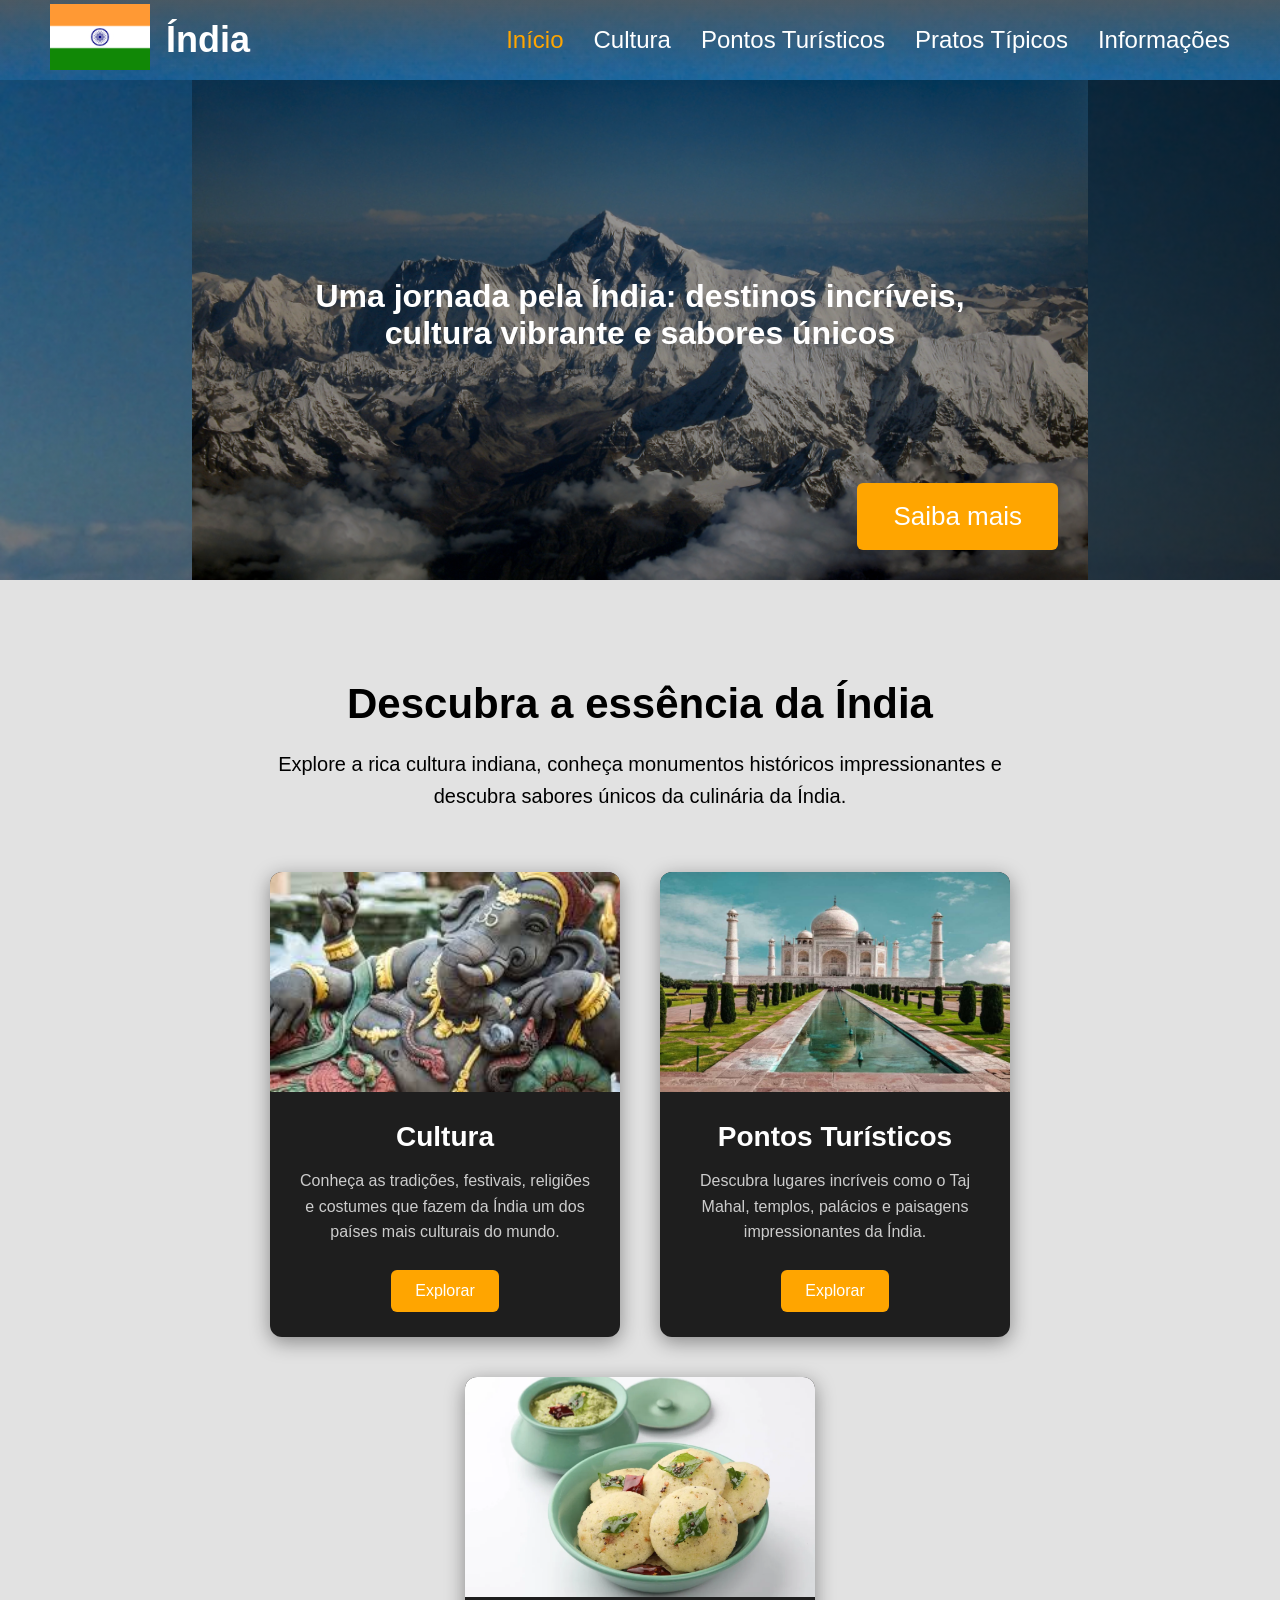
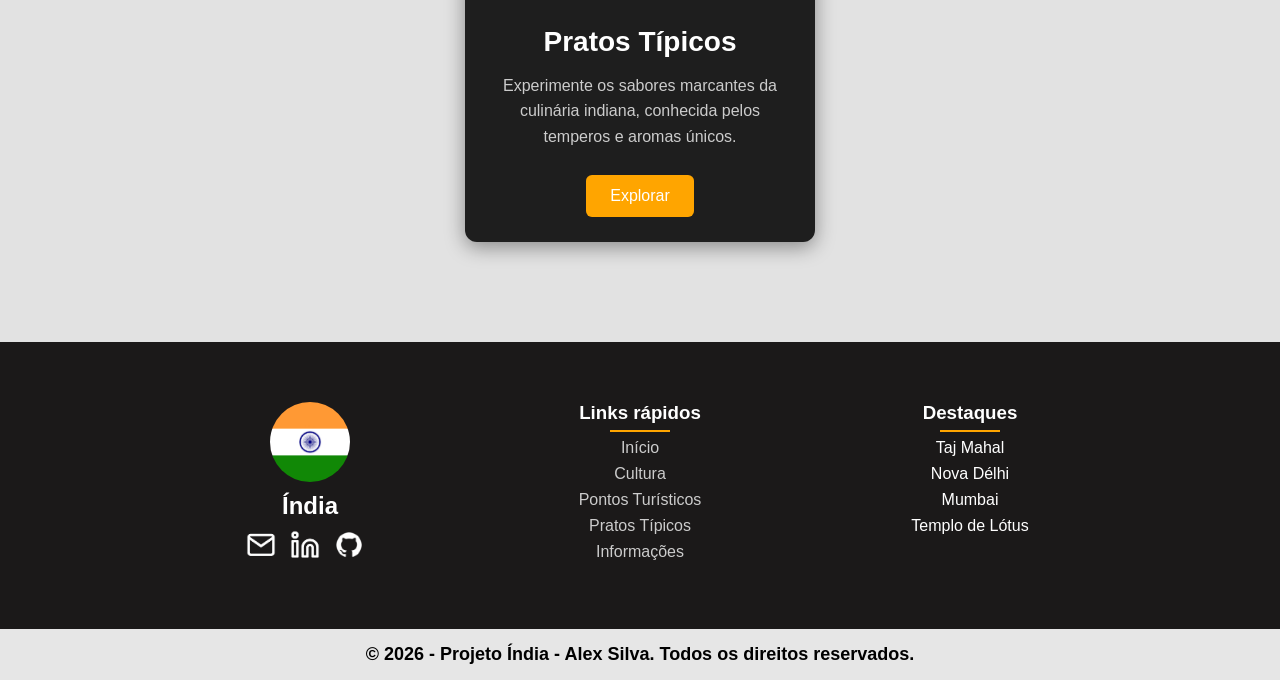
<file: index.html>
<!DOCTYPE html>
<html lang="pt-br">
<head>
    <meta charset="UTF-8">
    <meta name="viewport" content="width=device-width, initial-scale=1.0">
    <title>Home - Site da Índia</title>
    <link rel="stylesheet" href="styles/nav_footer.css">
    <link rel="stylesheet" href="styles/style_index.css">
    <link rel="shortcut icon" href="multimidia/favicon-india.png" type="image/x-icon">
</head>
<body>
    <!-- ---------------------------------------------------------------------- NAV GENÉRICO PARA TODAS AS PÁGINAS ---------------------------------------------------------------------- -->
    <nav>
        <div class="logo">
            <a href="index.html"><img src="multimidia/indiaBandeira.jpg" alt="Logo do Site"></a>
            <a href="index.html"><p>Índia</p></a>
        </div>

        <ul>
            <li><a href="#" class="ativo">Início</a></li>
            <li><a href="cultura.html">Cultura</a></li>
            <li><a href="pontos-turisticos.html">Pontos Turísticos</a></li>
            <li><a href="pratos-tipicos.html">Pratos Típicos</a></li>
            <li><a href="informacoes.html">Informações</a></li>
        </ul>
    </nav>
    <!-- ----------------------------------------------------------------------               FIM               ---------------------------------------------------------------------- -->






    
    <main>
        <div class="hero">

            <div class="hero-card">
                <h1>
                    Uma jornada pela Índia: destinos incríveis,<br>
                    cultura vibrante e sabores únicos
                </h1>

                <a href="informacoes.html">Saiba mais</a>
            </div>

        </div>
        <section class="sobre-india">

            <h2>Descubra a essência da Índia</h2>

            <p class="descricao">
                Explore a rica cultura indiana, conheça monumentos históricos
                impressionantes e descubra sabores únicos da culinária da Índia.
            </p>

            <div class="cards">

                <!-- Card Cultura -->
                <div class="card">
                    <img src="multimidia/ganeshacultura.jpg" alt="Cultura Indiana">

                    <div class="card-content">
                        <h3>Cultura</h3>

                        <p>
                            Conheça as tradições, festivais, religiões e costumes
                            que fazem da Índia um dos países mais culturais do mundo.
                        </p>

                        <a href="cultura.html">Explorar</a>
                    </div>
                </div>

                <!-- Card Pontos Turísticos -->
                <div class="card">
                    <img src="multimidia/tajmahal.jpg" alt="Pontos Turísticos">

                    <div class="card-content">
                        <h3>Pontos Turísticos</h3>

                        <p>
                            Descubra lugares incríveis como o Taj Mahal, templos,
                            palácios e paisagens impressionantes da Índia.
                        </p>

                        <a href="pontos-turisticos.html">Explorar</a>
                    </div>
                </div>

                <!-- Card Pratos -->
                <div class="card">
                    <img src="multimidia/pratostipicos.jpg" alt="Pratos Típicos">

                    <div class="card-content">
                        <h3>Pratos Típicos</h3>

                        <p>
                            Experimente os sabores marcantes da culinária indiana,
                            conhecida pelos temperos e aromas únicos.
                        </p>

                        <a href="pratos-tipicos.html">Explorar</a>
                    </div>
                </div>

            </div>

        </section>
    </main>






    
    <!-- ---------------------------------------------------------------------- FOOTER GENÉRICO PARA TODAS AS PÁGINAS ---------------------------------------------------------------------- -->
    <footer>
        <div class="footer-container">

            <!-- Coluna 1 -->
            <div class="footer-col">
                <img src="multimidia/indiaBandeira.jpg" alt="Logo" class="img-bandeira">
                <h2>Índia</h2>
                <div class="social">
                    <a href="mailto:alexwilliamgomessilva168@gmail.com"><img src="multimidia/iconEmail.png" alt="ícone do Email"></a>
                    <a href="https://www.linkedin.com/in/alex-silva-a758a6317/" target="_blank"><img src="multimidia/iconLinkedin.png" alt="ícone do linkedin"></a>
                    <a href="https://github.com/AlexWilliamSilva" target="_blank"><img src="multimidia/github_icon.png" alt="ícone do Github"></a>
                </div>
            </div>

            <!-- Coluna 2 -->
            <div class="footer-col">
                <h3>Links rápidos</h3>
                <ul>
                    <li><a href="index.html">Início</a></li>
                    <li><a href="cultura.html">Cultura</a></li>
                    <li><a href="pontos-turisticos.html">Pontos Turísticos</a></li>
                    <li><a href="pratos-tipicos.html">Pratos Típicos</a></li>
                    <li><a href="informacoes.html">Informações</a></li>
                </ul>
            </div>

            <!-- Coluna 3 -->
            <div class="footer-col">
                <h3>Destaques</h3>
                <ul>
                    <li>Taj Mahal</li>
                    <li>Nova Délhi</li>
                    <li>Mumbai</li>
                    <li>Templo de Lótus</li>
                </ul>
            </div>

        </div>

        <!-- Copyright -->
        <div class="copyright">
            <p>© 2026 - Projeto Índia - Alex Silva. Todos os direitos reservados.</p>
        </div>
    </footer>
    <!-- ----------------------------------------------------------------------               FIM               ---------------------------------------------------------------------- -->
    
</body>
</html>
</file>
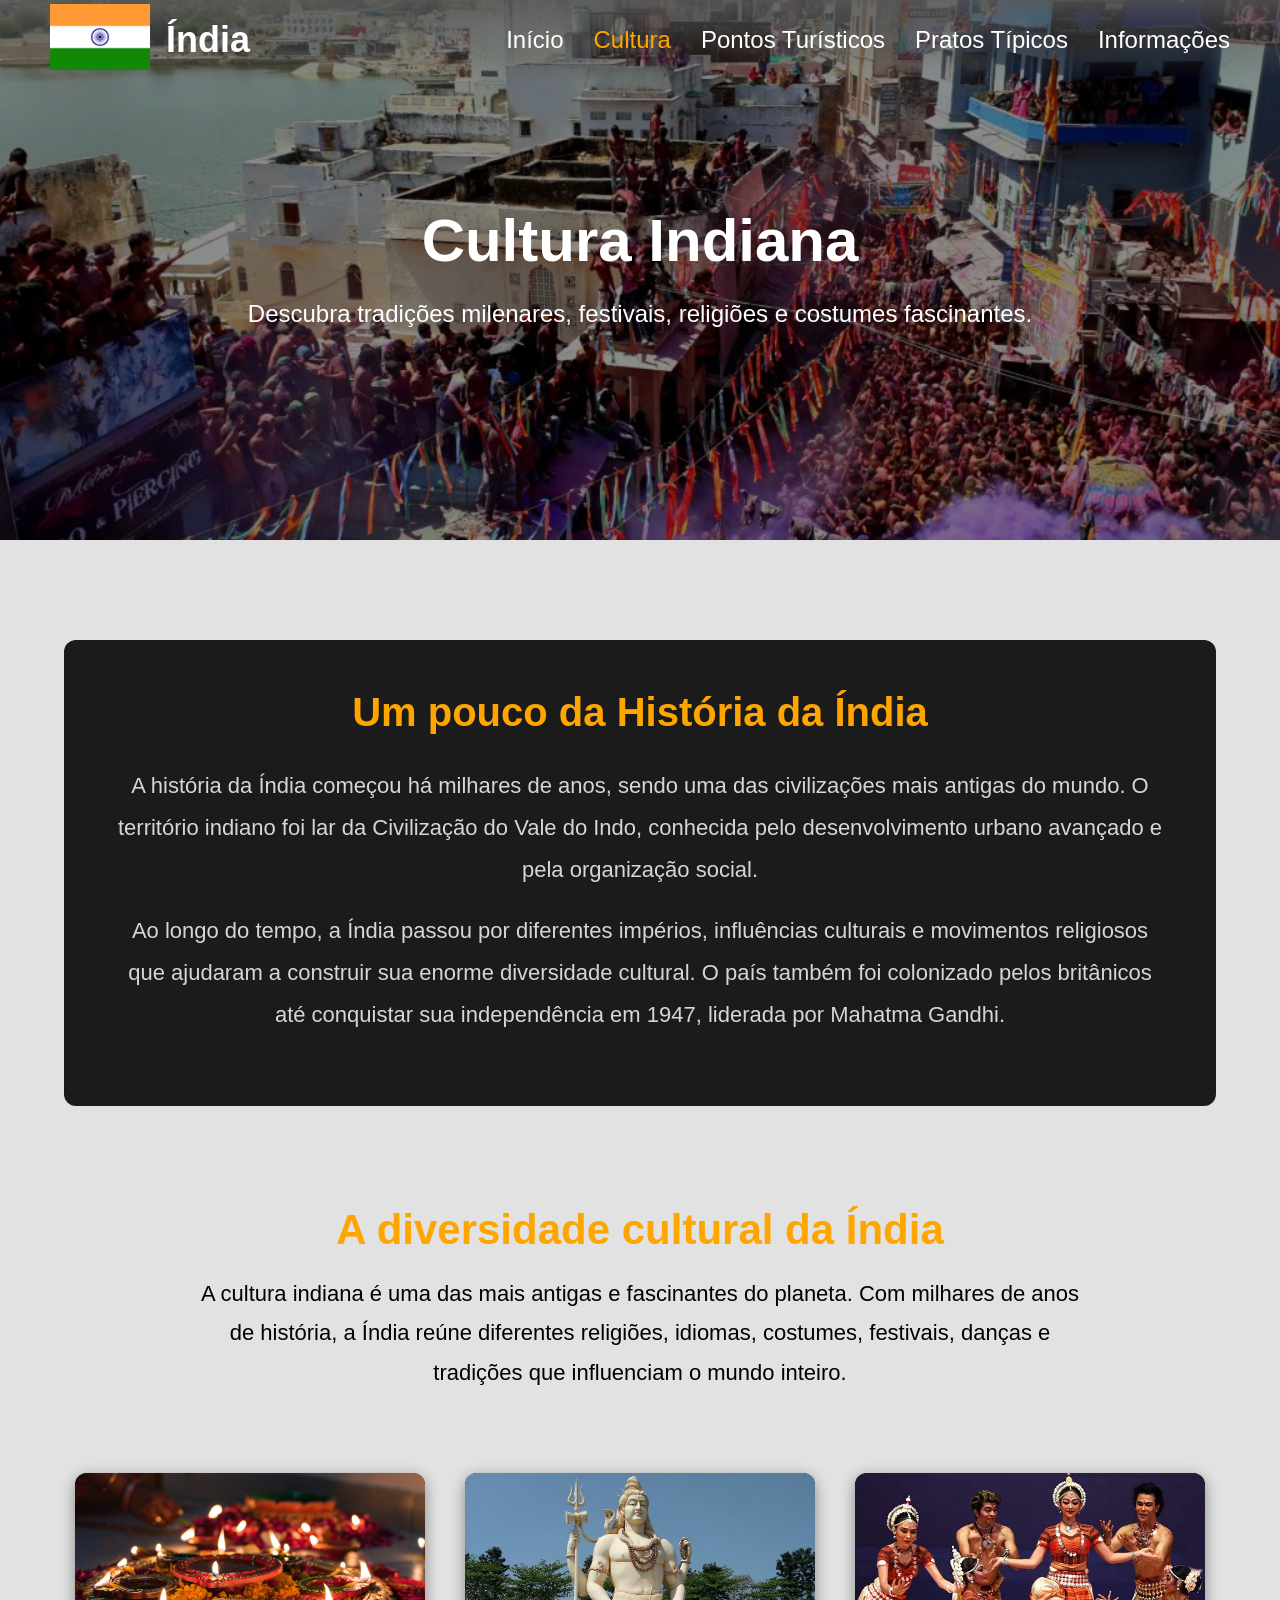
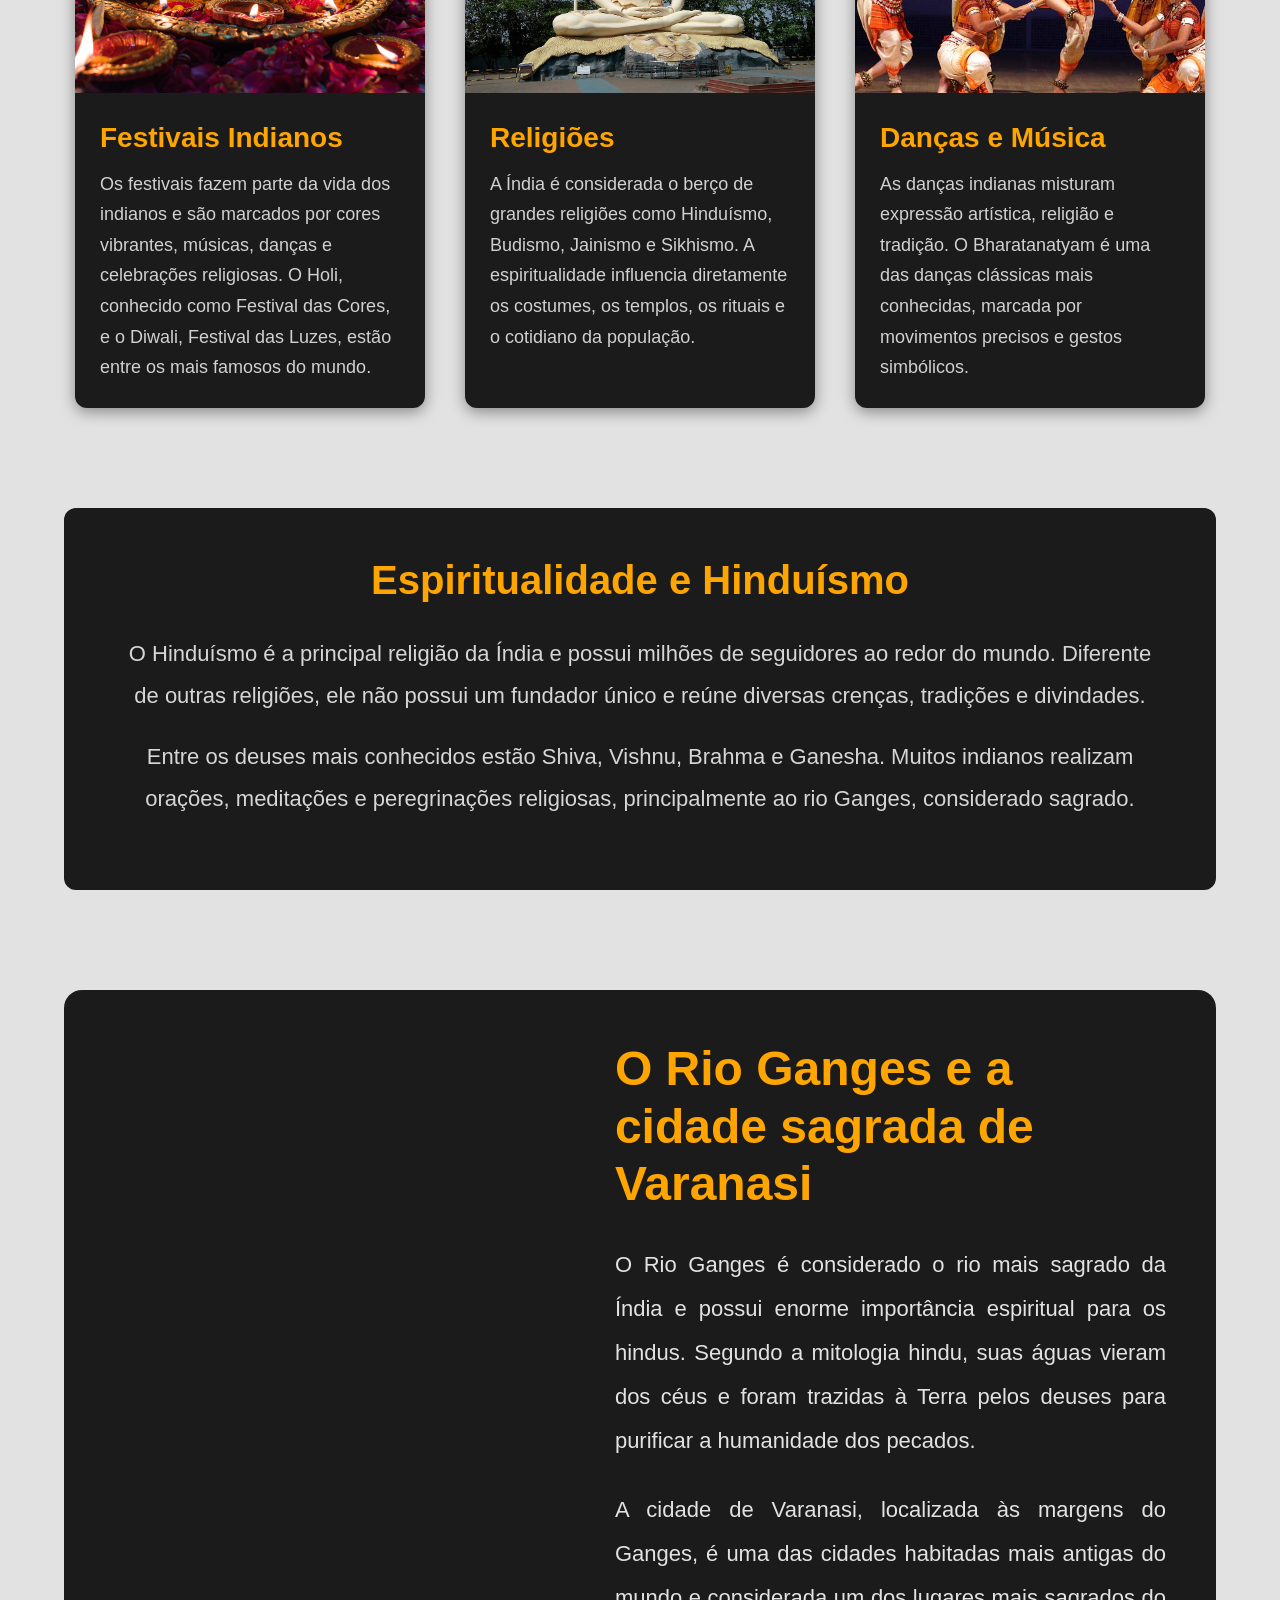
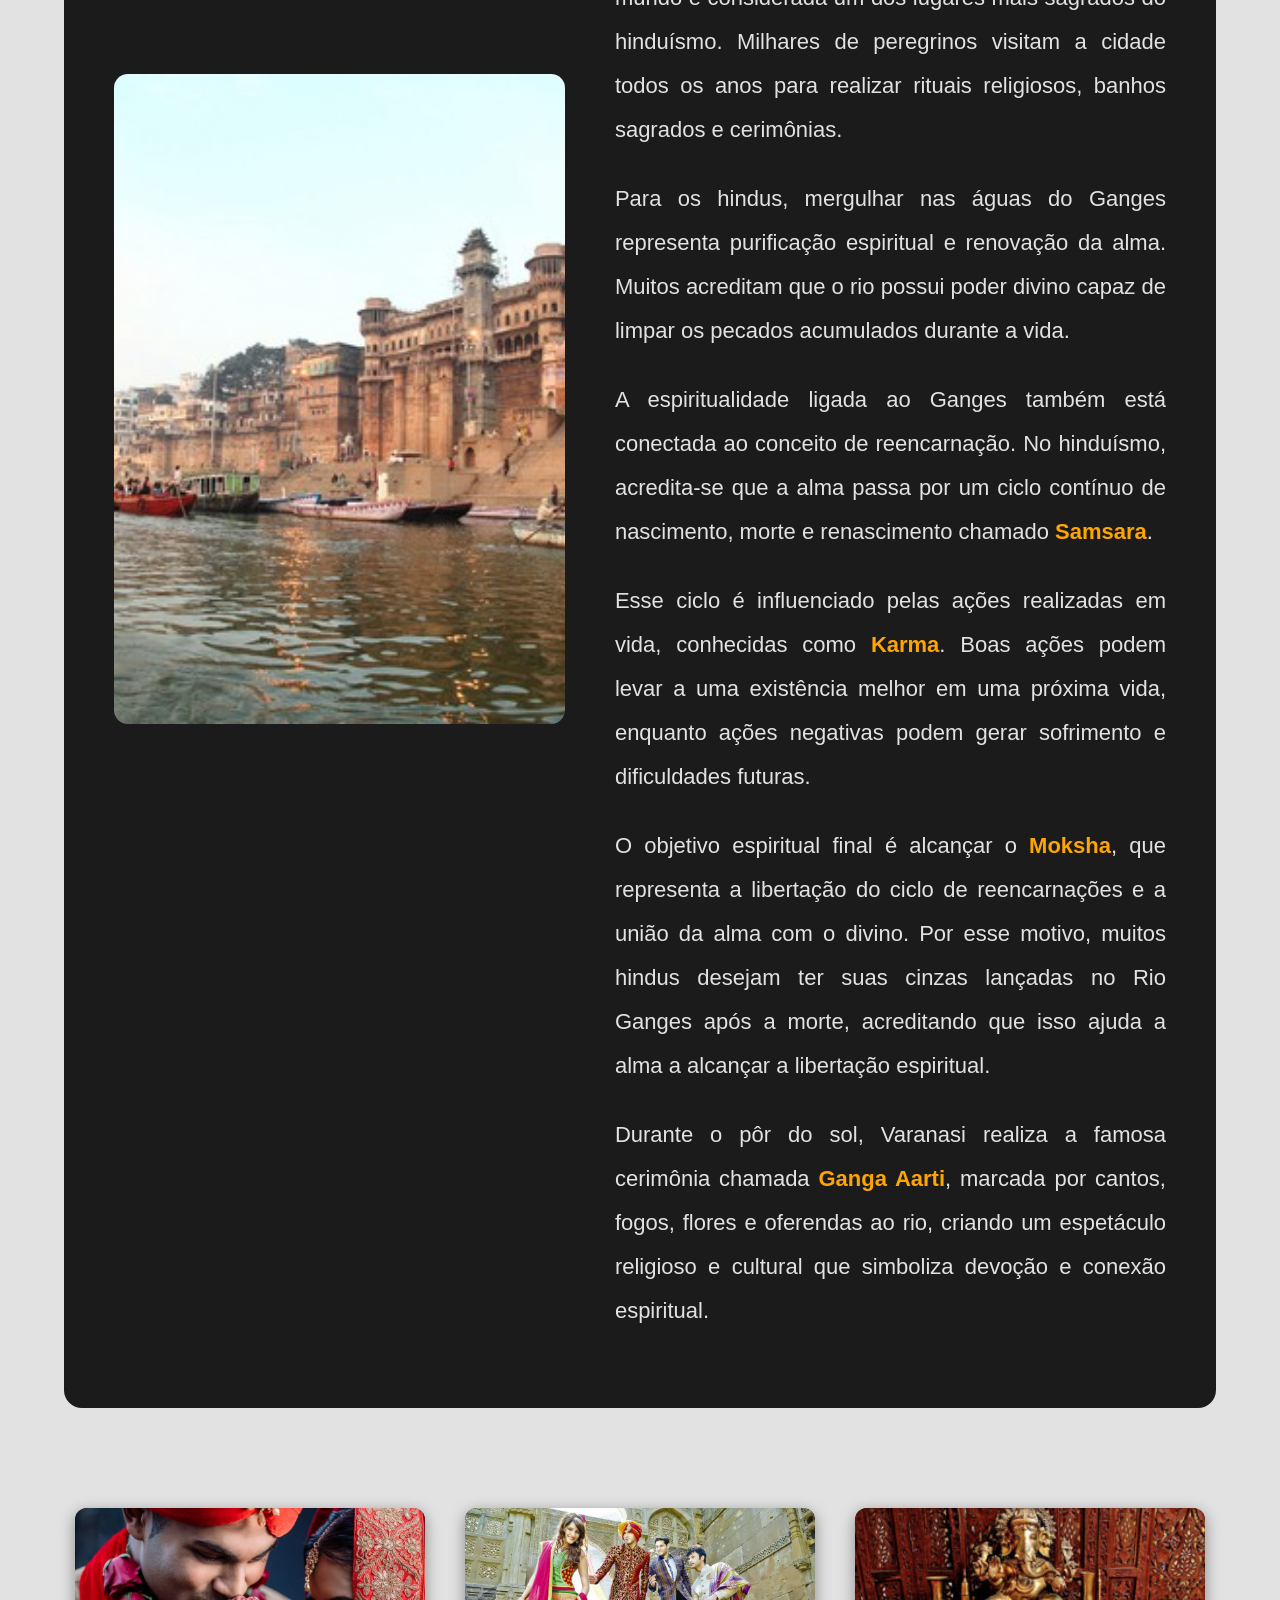
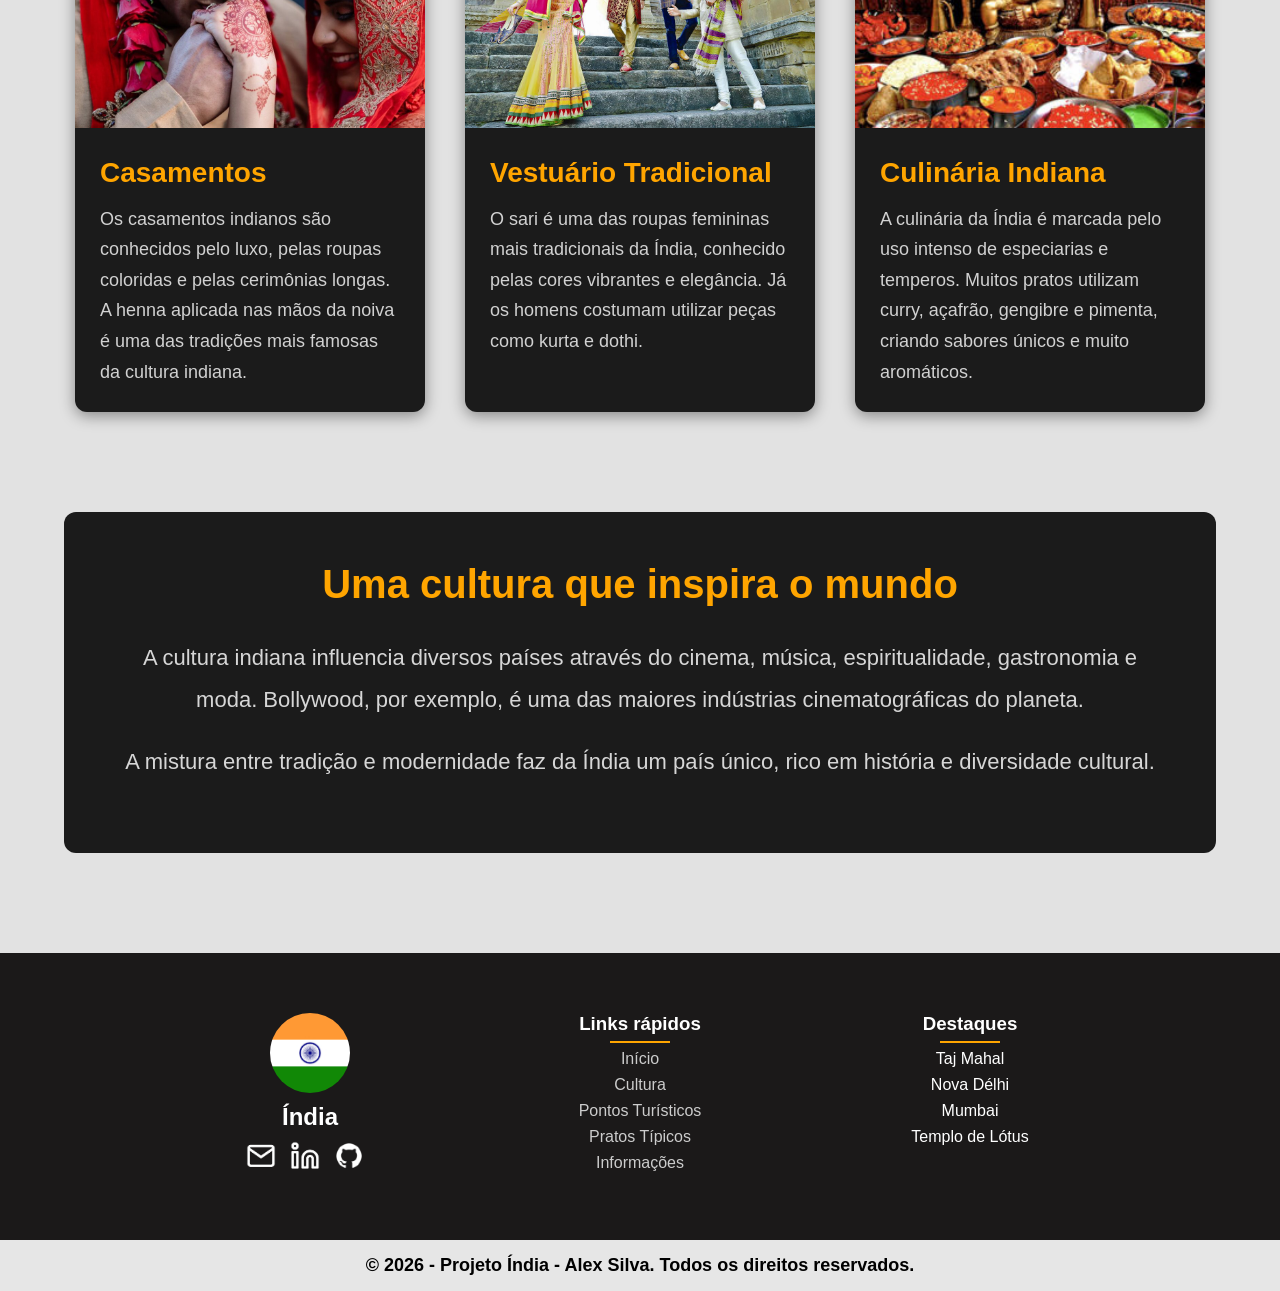
<file: cultura.html>
<!DOCTYPE html>
<html lang="pt-br">
<head>
    <meta charset="UTF-8">
    <meta name="viewport" content="width=device-width, initial-scale=1.0">
    <title>Cultura - Site da Índia</title>
    <link rel="stylesheet" href="styles/nav_footer.css">
    <link rel="stylesheet" href="styles/banner.css">
    <link rel="stylesheet" href="styles/style_padrao.css">
    <link rel="shortcut icon" href="multimidia/favicon-india.png" type="image/x-icon">
</head>
<body>
    <!-- ---------------------------------------------------------------------- NAV GENÉRICO PARA TODAS AS PÁGINAS ---------------------------------------------------------------------- -->
    <nav>
        <div class="logo">
            <a href="index.html"><img src="multimidia/indiaBandeira.jpg" alt="Logo do Site"></a>
            <a href="index.html"><p>Índia</p></a>
        </div>

        <ul>
            <li><a href="index.html">Início</a></li>
            <li><a href="cultura.html" class="ativo">Cultura</a></li>
            <li><a href="pontos-turisticos.html">Pontos Turísticos</a></li>
            <li><a href="pratos-tipicos.html">Pratos Típicos</a></li>
            <li><a href="informacoes.html">Informações</a></li>
        </ul>
    </nav>
    <!-- ----------------------------------------------------------------------               FIM               ---------------------------------------------------------------------- -->






    
    <main>

        <!-- ---------------------------------------------------------------------- BANNER CULTURA ---------------------------------------------------------------------- -->
        <section class="page-banner cultura-banner">

            <div class="banner-overlay">
                <h1>Cultura Indiana</h1>

                <p>
                    Descubra tradições milenares,
                    festivais, religiões e costumes fascinantes.
                </p>
            </div>

        </section>
        <!-- ----------------------------------------------------------------------               FIM               ---------------------------------------------------------------------- -->

        <!-- ---------------------------------------------------------------------- BLOCO HISTÓRIA ---------------------------------------------------------------------- -->
        <section class="text-block">

            <div class="text-content">

                <h2>Um pouco da História da Índia</h2>

                <p>
                    A história da Índia começou há milhares de anos, sendo uma das
                    civilizações mais antigas do mundo. O território indiano foi lar
                    da Civilização do Vale do Indo, conhecida pelo desenvolvimento
                    urbano avançado e pela organização social.
                </p>

                <p>
                    Ao longo do tempo, a Índia passou por diferentes impérios,
                    influências culturais e movimentos religiosos que ajudaram
                    a construir sua enorme diversidade cultural. O país também
                    foi colonizado pelos britânicos até conquistar sua independência
                    em 1947, liderada por Mahatma Gandhi.
                </p>

            </div>

        </section>
        <!-- ----------------------------------------------------------------------               FIM               ---------------------------------------------------------------------- -->

        <!-- ---------------------------------------------------------------------- INTRODUÇÃO ---------------------------------------------------------------------- -->
        <section class="content-section">

            <div class="section-title">

                <h2>A diversidade cultural da Índia</h2>

                <p>
                    A cultura indiana é uma das mais antigas e fascinantes do planeta.
                    Com milhares de anos de história, a Índia reúne diferentes religiões,
                    idiomas, costumes, festivais, danças e tradições que influenciam o mundo inteiro.
                </p>

            </div>

        </section>
        <!-- ----------------------------------------------------------------------               FIM               ---------------------------------------------------------------------- -->


        <!-- ---------------------------------------------------------------------- CARDS CULTURA ---------------------------------------------------------------------- -->
        <section class="cards-container">

            <!-- Card 1 -->
            <div class="info-card">

                <img src="multimidia/festival-india-diwali.jpg" alt="Festival Indiano Diwali">

                <div class="card-content">

                    <h3>Festivais Indianos</h3>

                    <p>
                        Os festivais fazem parte da vida dos indianos e são marcados
                        por cores vibrantes, músicas, danças e celebrações religiosas.
                        O Holi, conhecido como Festival das Cores, e o Diwali,
                        Festival das Luzes, estão entre os mais famosos do mundo.
                    </p>

                </div>

            </div>


            <!-- Card 2 -->
            <div class="info-card">

                <img src="multimidia/hinduismo.jpg" alt="Religiões Indianas">

                <div class="card-content">

                    <h3>Religiões</h3>

                    <p>
                        A Índia é considerada o berço de grandes religiões como
                        Hinduísmo, Budismo, Jainismo e Sikhismo.
                        A espiritualidade influencia diretamente os costumes,
                        os templos, os rituais e o cotidiano da população.
                    </p>

                </div>

            </div>


            <!-- Card 3 -->
            <div class="info-card">

                <img src="multimidia/danca-indiana.jpg" alt="Dança Indiana">

                <div class="card-content">

                    <h3>Danças e Música</h3>

                    <p>
                        As danças indianas misturam expressão artística,
                        religião e tradição. O Bharatanatyam é uma das
                        danças clássicas mais conhecidas, marcada por
                        movimentos precisos e gestos simbólicos.
                    </p>

                </div>

            </div>

        </section>
        <!-- ----------------------------------------------------------------------               FIM               ---------------------------------------------------------------------- -->


        <!-- ---------------------------------------------------------------------- BLOCO RELIGIÃO ---------------------------------------------------------------------- -->
        <section class="text-block">

            <div class="text-content">

                <h2>Espiritualidade e Hinduísmo</h2>

                <p>
                    O Hinduísmo é a principal religião da Índia e possui milhões
                    de seguidores ao redor do mundo. Diferente de outras religiões,
                    ele não possui um fundador único e reúne diversas crenças,
                    tradições e divindades.
                </p>

                <p>
                    Entre os deuses mais conhecidos estão Shiva, Vishnu,
                    Brahma e Ganesha. Muitos indianos realizam orações,
                    meditações e peregrinações religiosas, principalmente
                    ao rio Ganges, considerado sagrado.
                </p>

            </div>

        </section>
        <!-- ----------------------------------------------------------------------               FIM               ---------------------------------------------------------------------- -->

        <!-- ---------------------------------------------------------------------- BLOCO RIO GANGES ---------------------------------------------------------------------- -->
        <section class="ganges-section">

            <div class="ganges-container">

                <!-- Imagem -->
                <div class="ganges-image">

                    <img src="multimidia/rio-ganges-varanasi.jpg" alt="Rio Ganges em Varanasi">

                </div>


                <!-- Conteúdo -->
                <div class="ganges-content">

                    <h2>O Rio Ganges e a cidade sagrada de Varanasi</h2>

                    <p>
                        O Rio Ganges é considerado o rio mais sagrado da Índia
                        e possui enorme importância espiritual para os hindus.
                        Segundo a mitologia hindu, suas águas vieram dos céus
                        e foram trazidas à Terra pelos deuses para purificar
                        a humanidade dos pecados.
                    </p>

                    <p>
                        A cidade de Varanasi, localizada às margens do Ganges,
                        é uma das cidades habitadas mais antigas do mundo e
                        considerada um dos lugares mais sagrados do hinduísmo.
                        Milhares de peregrinos visitam a cidade todos os anos
                        para realizar rituais religiosos, banhos sagrados e cerimônias.
                    </p>

                    <p>
                        Para os hindus, mergulhar nas águas do Ganges representa
                        purificação espiritual e renovação da alma. Muitos acreditam
                        que o rio possui poder divino capaz de limpar os pecados
                        acumulados durante a vida.
                    </p>

                    <p>
                        A espiritualidade ligada ao Ganges também está conectada
                        ao conceito de reencarnação. No hinduísmo, acredita-se
                        que a alma passa por um ciclo contínuo de nascimento,
                        morte e renascimento chamado <strong>Samsara</strong>.
                    </p>

                    <p>
                        Esse ciclo é influenciado pelas ações realizadas em vida,
                        conhecidas como <strong>Karma</strong>. Boas ações podem levar
                        a uma existência melhor em uma próxima vida, enquanto ações
                        negativas podem gerar sofrimento e dificuldades futuras.
                    </p>

                    <p>
                        O objetivo espiritual final é alcançar o
                        <strong>Moksha</strong>, que representa a libertação do ciclo
                        de reencarnações e a união da alma com o divino.
                        Por esse motivo, muitos hindus desejam ter suas cinzas
                        lançadas no Rio Ganges após a morte, acreditando que isso
                        ajuda a alma a alcançar a libertação espiritual.
                    </p>

                    <p>
                        Durante o pôr do sol, Varanasi realiza a famosa cerimônia
                        chamada <strong>Ganga Aarti</strong>, marcada por cantos,
                        fogos, flores e oferendas ao rio, criando um espetáculo
                        religioso e cultural que simboliza devoção e conexão espiritual.
                    </p>

                </div>

            </div>

        </section>
        <!-- ----------------------------------------------------------------------               FIM               ---------------------------------------------------------------------- -->

        <!-- ---------------------------------------------------------------------- SEÇÃO COSTUMES ---------------------------------------------------------------------- -->
        <section class="cards-container">

            <!-- Card 4 -->
            <div class="info-card">

                <img src="multimidia/casamento-indiano.jpeg" alt="Casamento Indiano">

                <div class="card-content">

                    <h3>Casamentos</h3>

                    <p>
                        Os casamentos indianos são conhecidos pelo luxo,
                        pelas roupas coloridas e pelas cerimônias longas.
                        A henna aplicada nas mãos da noiva é uma das
                        tradições mais famosas da cultura indiana.
                    </p>

                </div>

            </div>


            <!-- Card 5 -->
            <div class="info-card">

                <img src="multimidia/roupas-indianas.jpg" alt="Roupas Indianas">

                <div class="card-content">

                    <h3>Vestuário Tradicional</h3>

                    <p>
                        O sari é uma das roupas femininas mais tradicionais
                        da Índia, conhecido pelas cores vibrantes e elegância.
                        Já os homens costumam utilizar peças como kurta e dothi.
                    </p>

                </div>

            </div>


            <!-- Card 6 -->
            <div class="info-card">

                <img src="multimidia/culinaria-indiana.jpg" alt="Culinária Indiana">

                <div class="card-content">

                    <h3>Culinária Indiana</h3>

                    <p>
                        A culinária da Índia é marcada pelo uso intenso
                        de especiarias e temperos. Muitos pratos utilizam curry,
                        açafrão, gengibre e pimenta, criando sabores únicos
                        e muito aromáticos.
                    </p>

                </div>

            </div>

        </section>
        <!-- ----------------------------------------------------------------------               FIM               ---------------------------------------------------------------------- -->


        <!-- ---------------------------------------------------------------------- BLOCO FINAL ---------------------------------------------------------------------- -->
        <section class="text-block">

            <div class="text-content">

                <h2>Uma cultura que inspira o mundo</h2>

                <p>
                    A cultura indiana influencia diversos países através
                    do cinema, música, espiritualidade, gastronomia e moda.
                    Bollywood, por exemplo, é uma das maiores indústrias
                    cinematográficas do planeta.
                </p>

                <p>
                    A mistura entre tradição e modernidade faz da Índia
                    um país único, rico em história e diversidade cultural.
                </p>

            </div>

        </section>
        <!-- ----------------------------------------------------------------------               FIM               ---------------------------------------------------------------------- -->
    </main>






    
    <!-- ---------------------------------------------------------------------- FOOTER GENÉRICO PARA TODAS AS PÁGINAS ---------------------------------------------------------------------- -->
    <footer>
        <div class="footer-container">

            <!-- Coluna 1 -->
            <div class="footer-col">
                <img src="multimidia/indiaBandeira.jpg" alt="Logo" class="img-bandeira">
                <h2>Índia</h2>
                <div class="social">
                    <a href="mailto:alexwilliamgomessilva168@gmail.com"><img src="multimidia/iconEmail.png" alt="ícone do Email"></a>
                    <a href="https://www.linkedin.com/in/alex-silva-a758a6317/" target="_blank"><img src="multimidia/iconLinkedin.png" alt="ícone do linkedin"></a>
                    <a href="https://github.com/AlexWilliamSilva" target="_blank"><img src="multimidia/github_icon.png" alt="ícone do Github"></a>
                </div>
            </div>

            <!-- Coluna 2 -->
            <div class="footer-col">
                <h3>Links rápidos</h3>
                <ul>
                    <li><a href="index.html">Início</a></li>
                    <li><a href="cultura.html">Cultura</a></li>
                    <li><a href="pontos-turisticos.html">Pontos Turísticos</a></li>
                    <li><a href="pratos-tipicos.html">Pratos Típicos</a></li>
                    <li><a href="informacoes.html">Informações</a></li>
                </ul>
            </div>

            <!-- Coluna 3 -->
            <div class="footer-col">
                <h3>Destaques</h3>
                <ul>
                    <li>Taj Mahal</li>
                    <li>Nova Délhi</li>
                    <li>Mumbai</li>
                    <li>Templo de Lótus</li>
                </ul>
            </div>

        </div>

        <!-- Copyright -->
        <div class="copyright">
            <p>© 2026 - Projeto Índia - Alex Silva. Todos os direitos reservados.</p>
        </div>
    </footer>
    <!-- ----------------------------------------------------------------------               FIM               ---------------------------------------------------------------------- -->
    
</body>
</html>
</file>
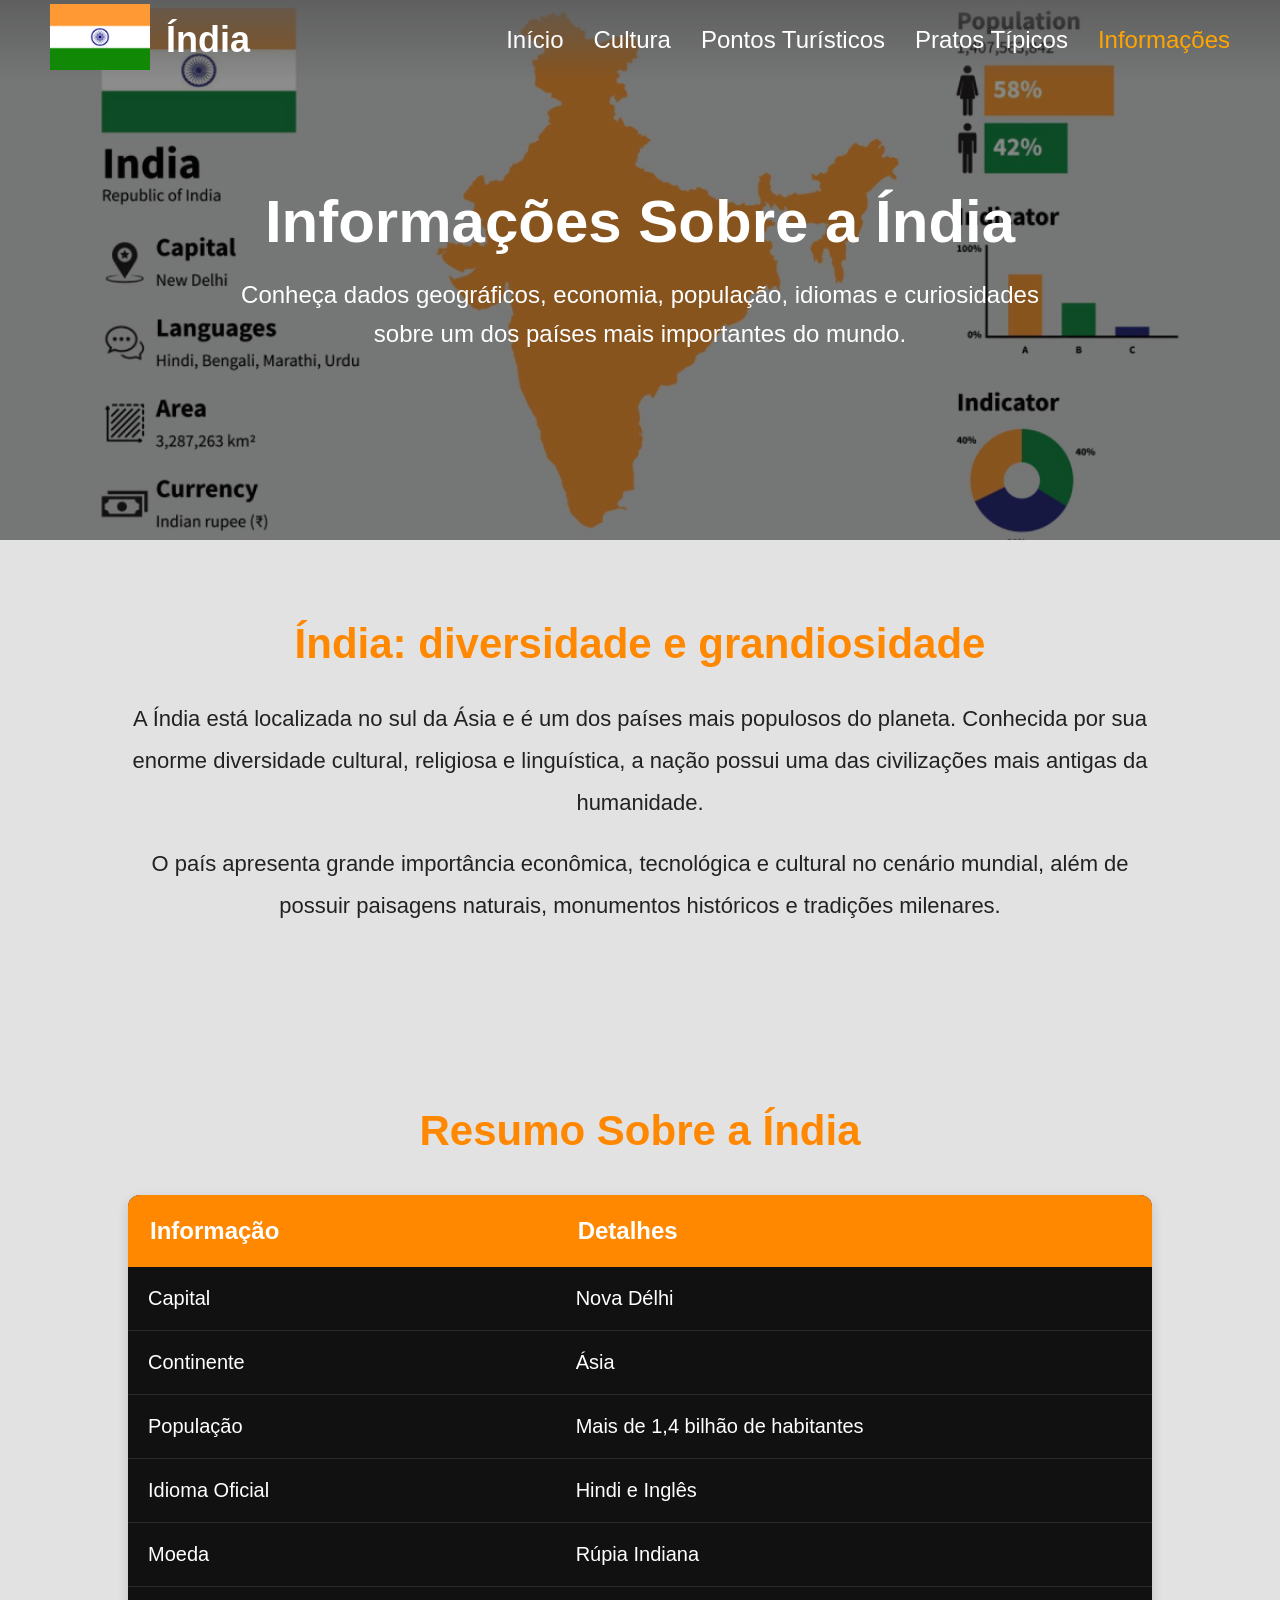
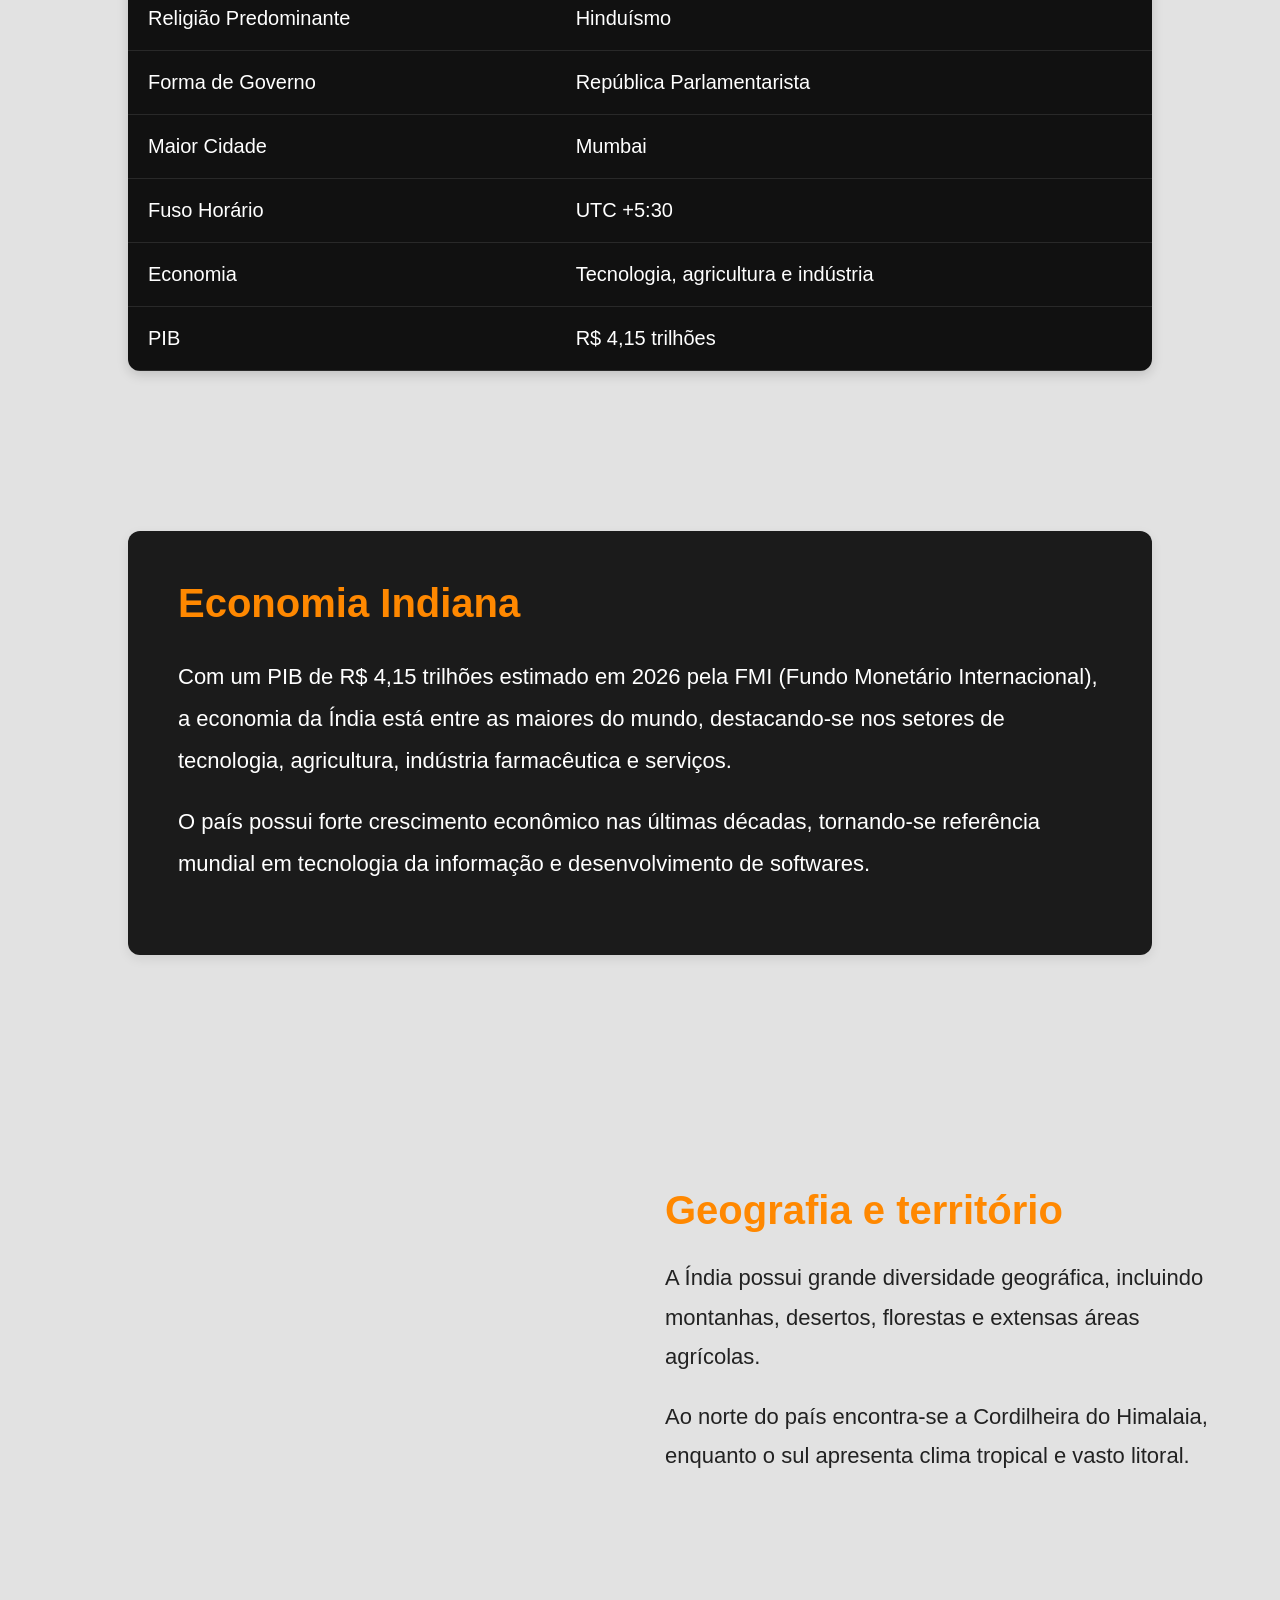
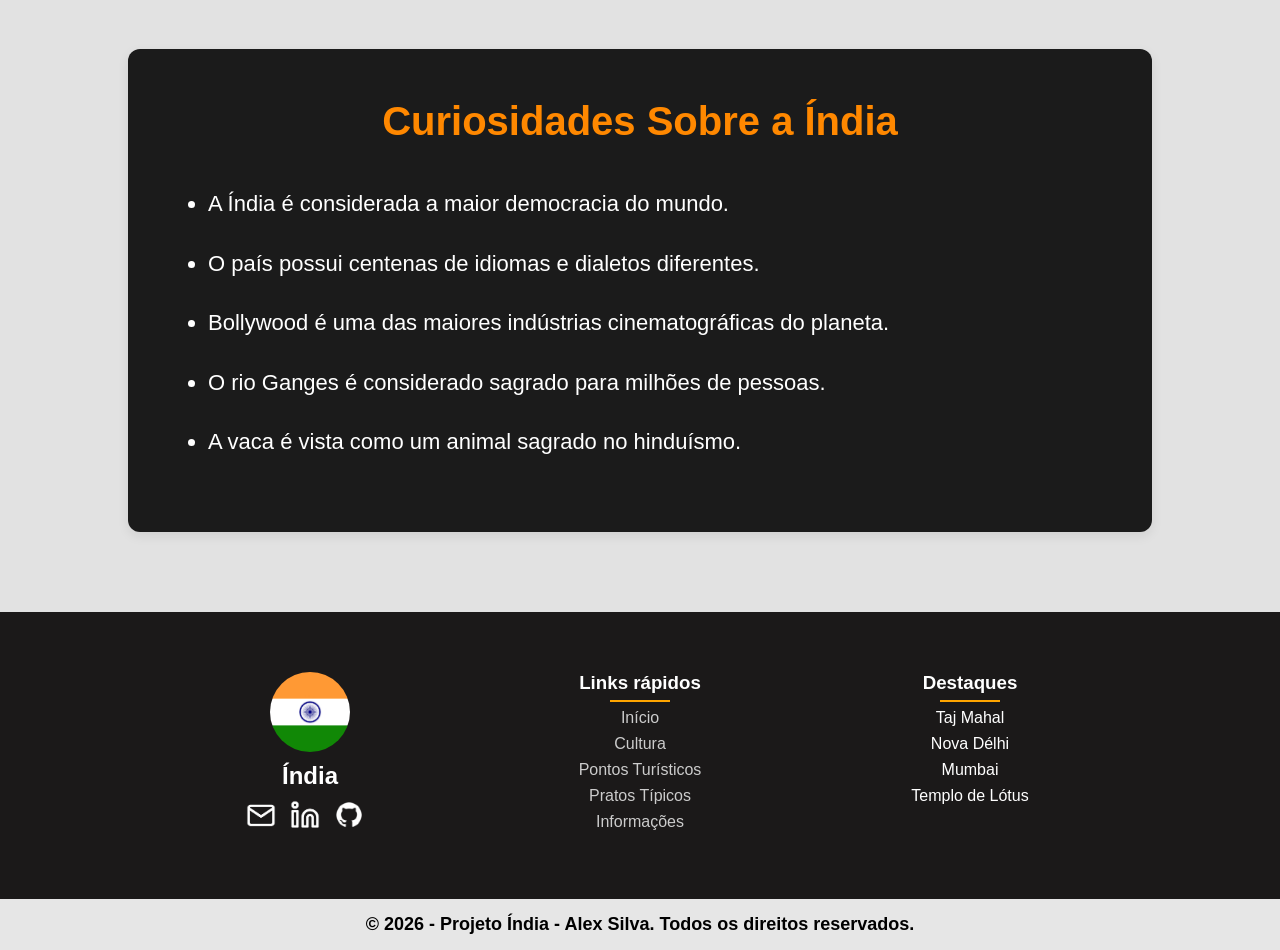
<file: informacoes.html>
<!DOCTYPE html>
<html lang="pt-br">
<head>
    <meta charset="UTF-8">
    <meta name="viewport" content="width=device-width, initial-scale=1.0">
    <title>Informações - Site da Índia</title>
    <link rel="stylesheet" href="styles/nav_footer.css">
    <link rel="stylesheet" href="styles/banner.css">
    <link rel="stylesheet" href="styles/informacoes.css">
    <link rel="shortcut icon" href="multimidia/favicon-india.png" type="image/x-icon">
</head>
<body>
    <!-- ---------------------------------------------------------------------- NAV GENÉRICO PARA TODAS AS PÁGINAS ---------------------------------------------------------------------- -->
    <nav>
        <div class="logo">
            <a href="index.html"><img src="multimidia/indiaBandeira.jpg" alt="Logo do Site"></a>
            <a href="index.html"><p>Índia</p></a>
        </div>

        <ul>
            <li><a href="index.html">Início</a></li>
            <li><a href="cultura.html">Cultura</a></li>
            <li><a href="pontos-turisticos.html">Pontos Turísticos</a></li>
            <li><a href="pratos-tipicos.html">Pratos Típicos</a></li>
            <li><a href="informacoes.html" class="ativo">Informações</a></li>
        </ul>
    </nav>
    <!-- ----------------------------------------------------------------------               FIM               ---------------------------------------------------------------------- -->







    <main>

        <!-- ---------------------------------------------------------------------- BANNER INFORMAÇÕES ---------------------------------------------------------------------- -->
        <section class="page-banner info-banner">

            <div class="banner-overlay">

                <h1>Informações Sobre a Índia</h1>

                <p>
                    Conheça dados geográficos, economia, população, idiomas e curiosidades sobre um dos países mais importantes do mundo.
                </p>

            </div>

        </section>
        <!-- ----------------------------------------------------------------------               FIM               ---------------------------------------------------------------------- -->


        <!-- ---------------------------------------------------------------------- INTRODUÇÃO ---------------------------------------------------------------------- -->
        <section class="info-intro">

            <div class="intro-container">

                <h2>Índia: diversidade e grandiosidade</h2>

                <p>
                    A Índia está localizada no sul da Ásia e é um dos países mais populosos do planeta. Conhecida por sua enorme diversidade cultural, religiosa e linguística,
                    a nação possui uma das civilizações mais antigas da humanidade.
                </p>

                <p>
                    O país apresenta grande importância econômica, tecnológica e cultural no cenário mundial, além de possuir paisagens naturais, monumentos históricos e tradições milenares.
                </p>

            </div>

        </section>
        <!-- ----------------------------------------------------------------------               FIM               ---------------------------------------------------------------------- -->


        <!-- ---------------------------------------------------------------------- TABELA DE INFORMAÇÕES ---------------------------------------------------------------------- -->
        <section class="info-table-section">
            <h2>Resumo Sobre a Índia</h2>
            
            <table class="info-table">
                <tr class="table-header">
                    <th>Informação</th>
                    <th>Detalhes</th>
                </tr>

                <tr>
                    <td>Capital</td>
                    <td>Nova Délhi</td>
                </tr>

                <tr>
                    <td>Continente</td>
                    <td>Ásia</td>
                </tr>

                <tr>
                    <td>População</td>
                    <td>Mais de 1,4 bilhão de habitantes</td>
                </tr>

                <tr>
                    <td>Idioma Oficial</td>
                    <td>Hindi e Inglês</td>
                </tr>

                <tr>
                    <td>Moeda</td>
                    <td>Rúpia Indiana</td>
                </tr>

                <tr>
                    <td>Religião Predominante</td>
                    <td>Hinduísmo</td>
                </tr>

                <tr>
                    <td>Forma de Governo</td>
                    <td>República Parlamentarista</td>
                </tr>

                <tr>
                    <td>Maior Cidade</td>
                    <td>Mumbai</td>
                </tr>

                <tr>
                    <td>Fuso Horário</td>
                    <td>UTC +5:30</td>
                </tr>

                <tr>
                    <td>Economia</td>
                    <td>Tecnologia, agricultura e indústria</td>
                </tr>
                <tr>
                    <td>PIB</td>
                    <td>R$ 4,15 trilhões</td>
                </tr>
            </table>
        </section>
        <!-- ----------------------------------------------------------------------               FIM               ---------------------------------------------------------------------- -->

        <!-- ---------------------------------------------------------------------- ECONOMIA ---------------------------------------------------------------------- -->
        <section class="text-section">

            <div class="text-container">

                <h2>Economia Indiana</h2>

                <p>
                    Com um PIB de R$ 4,15 trilhões estimado em 2026 pela FMI (Fundo Monetário Internacional), a economia da Índia está entre as maiores do mundo, destacando-se nos setores de tecnologia,
                    agricultura, indústria farmacêutica e serviços.
                </p>

                <p>
                    O país possui forte crescimento econômico nas últimas décadas, tornando-se referência mundial em tecnologia da informação e desenvolvimento de softwares.
                </p>

            </div>

        </section>
        <!-- ----------------------------------------------------------------------               FIM               ---------------------------------------------------------------------- -->


        <!-- ---------------------------------------------------------------------- GEOGRAFIA ---------------------------------------------------------------------- -->
        <section class="info-highlight">

            <div class="highlight-iframe">
                <iframe src="https://www.google.com/maps/embed?pb=!1m18!1m12!1m3!1d15025899.107501823!2d81.19247075625007!3d23.15441346823064!2m3!1f0!2f0!3f0!3m2!1i1024!2i768!4f13.1!3m3!1m2!1s0x30635ff06b92b791%3A0xd78c4fa1854213a6!2zw41uZGlh!5e0!3m2!1spt-BR!2sbr!4v1778449250122!5m2!1spt-BR!2sbr" width="600" height="450" style="border:0;" allowfullscreen="" loading="lazy" referrerpolicy="no-referrer-when-downgrade"></iframe>
            </div>
            

            <div class="highlight-text">

                <h2>Geografia e território</h2>

                <p>
                    A Índia possui grande diversidade geográfica, incluindo montanhas, desertos, florestas e extensas áreas agrícolas.
                </p>

                <p>
                    Ao norte do país encontra-se a Cordilheira do Himalaia, enquanto o sul apresenta clima tropical e vasto litoral.
                </p>

            </div>

        </section>
        <!-- ----------------------------------------------------------------------               FIM               ---------------------------------------------------------------------- -->


        <!-- ---------------------------------------------------------------------- CURIOSIDADES ---------------------------------------------------------------------- -->
        <section class="curiosidade-section">

            <h2>Curiosidades Sobre a Índia</h2>

            <ul>

                <li>A Índia é considerada a maior democracia do mundo.</li>

                <li>
                    O país possui centenas de idiomas e dialetos diferentes.
                </li>

                <li>
                    Bollywood é uma das maiores indústrias cinematográficas do planeta.
                </li>

                <li>
                    O rio Ganges é considerado sagrado para milhões de pessoas.
                </li>

                <li>
                    A vaca é vista como um animal sagrado no hinduísmo.
                </li>

            </ul>

        </section>
        <!-- ----------------------------------------------------------------------               FIM               ---------------------------------------------------------------------- -->

    </main>






    
    <!-- ---------------------------------------------------------------------- FOOTER GENÉRICO PARA TODAS AS PÁGINAS ---------------------------------------------------------------------- -->
    <footer>
        <div class="footer-container">

            <!-- Coluna 1 -->
            <div class="footer-col">
                <img src="multimidia/indiaBandeira.jpg" alt="Logo" class="img-bandeira">
                <h2>Índia</h2>
                <div class="social">
                    <a href="mailto:alexwilliamgomessilva168@gmail.com"><img src="multimidia/iconEmail.png" alt="ícone do Email"></a>
                    <a href="https://www.linkedin.com/in/alex-silva-a758a6317/" target="_blank"><img src="multimidia/iconLinkedin.png" alt="ícone do linkedin"></a>
                    <a href="https://github.com/AlexWilliamSilva" target="_blank"><img src="multimidia/github_icon.png" alt="ícone do Github"></a>
                </div>
            </div>

            <!-- Coluna 2 -->
            <div class="footer-col">
                <h3>Links rápidos</h3>
                <ul>
                    <li><a href="index.html">Início</a></li>
                    <li><a href="cultura.html">Cultura</a></li>
                    <li><a href="pontos-turisticos.html">Pontos Turísticos</a></li>
                    <li><a href="pratos-tipicos.html">Pratos Típicos</a></li>
                    <li><a href="informacoes.html">Informações</a></li>
                </ul>
            </div>

            <!-- Coluna 3 -->
            <div class="footer-col">
                <h3>Destaques</h3>
                <ul>
                    <li>Taj Mahal</li>
                    <li>Nova Délhi</li>
                    <li>Mumbai</li>
                    <li>Templo de Lótus</li>
                </ul>
            </div>

        </div>

        <!-- Copyright -->
        <div class="copyright">
            <p>© 2026 - Projeto Índia - Alex Silva. Todos os direitos reservados.</p>
        </div>
    </footer>
    <!-- ----------------------------------------------------------------------               FIM               ---------------------------------------------------------------------- -->
    
</body>
</html>
</file>
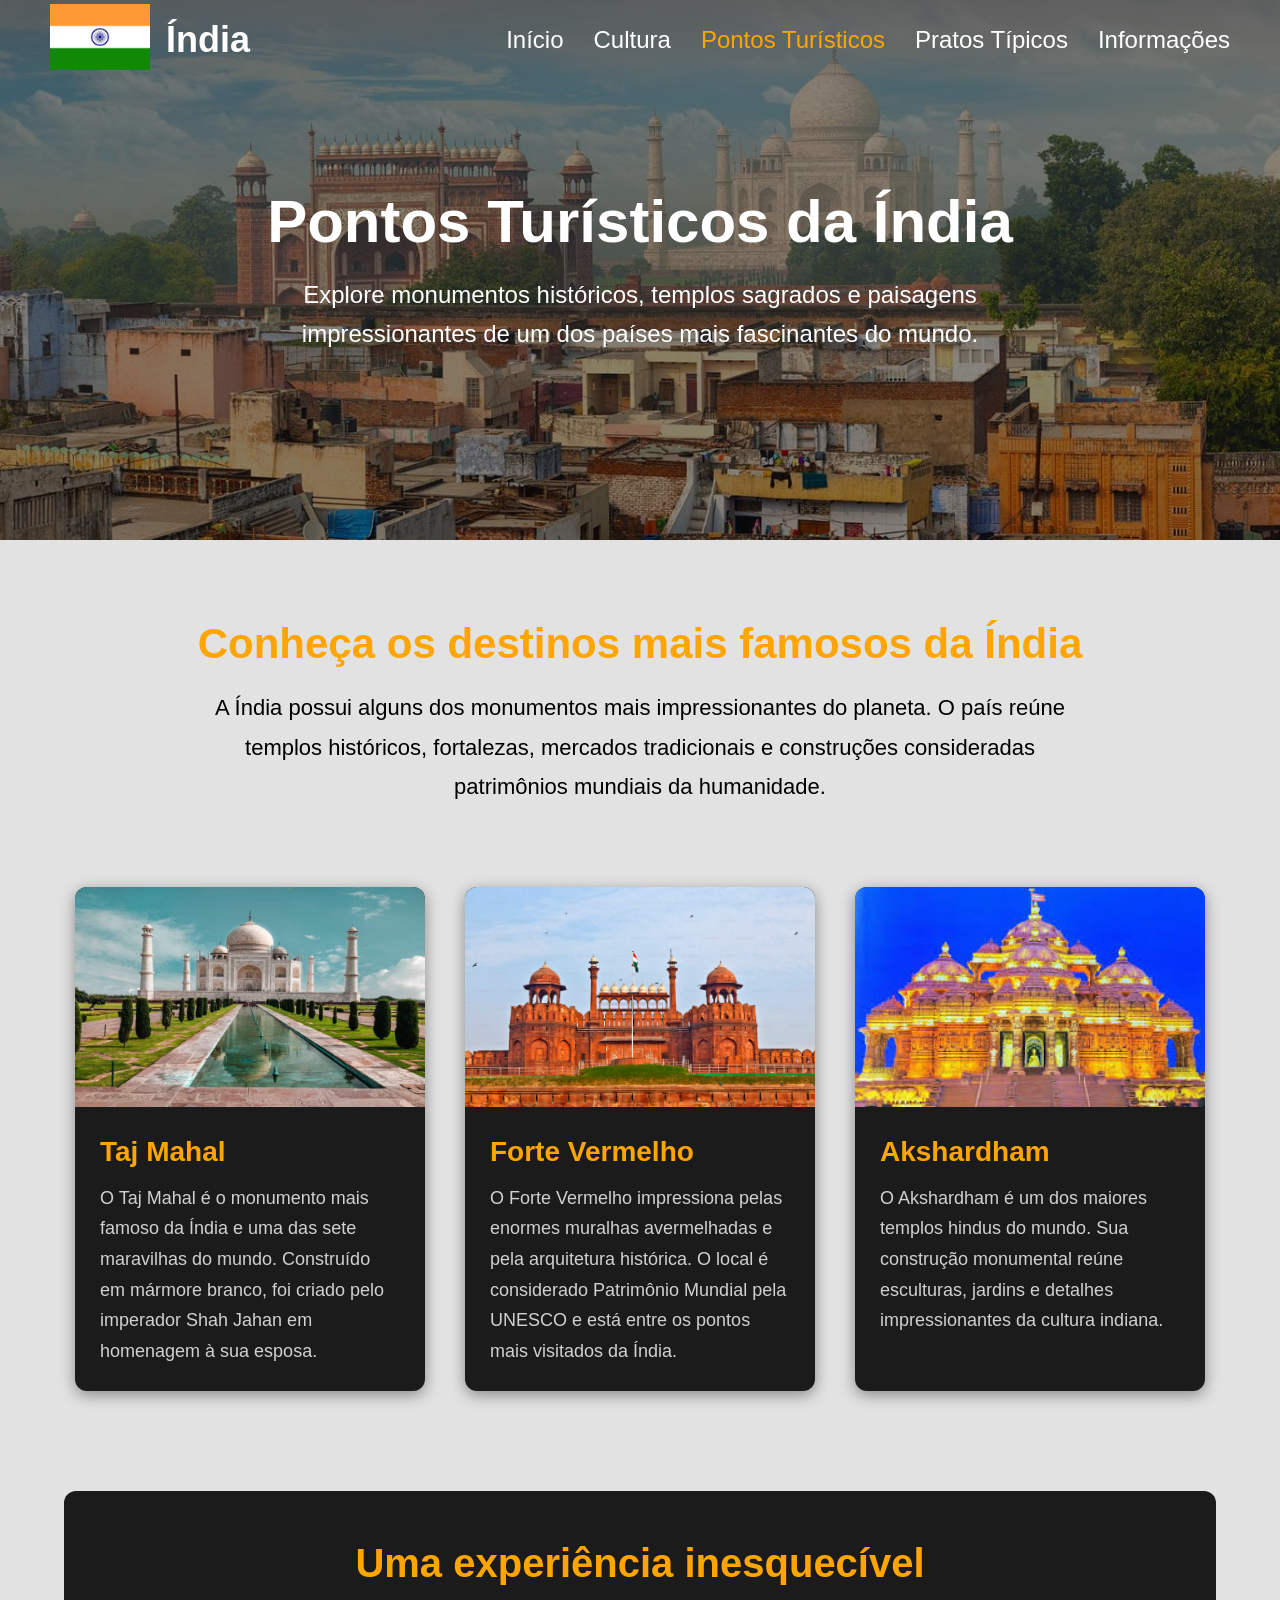
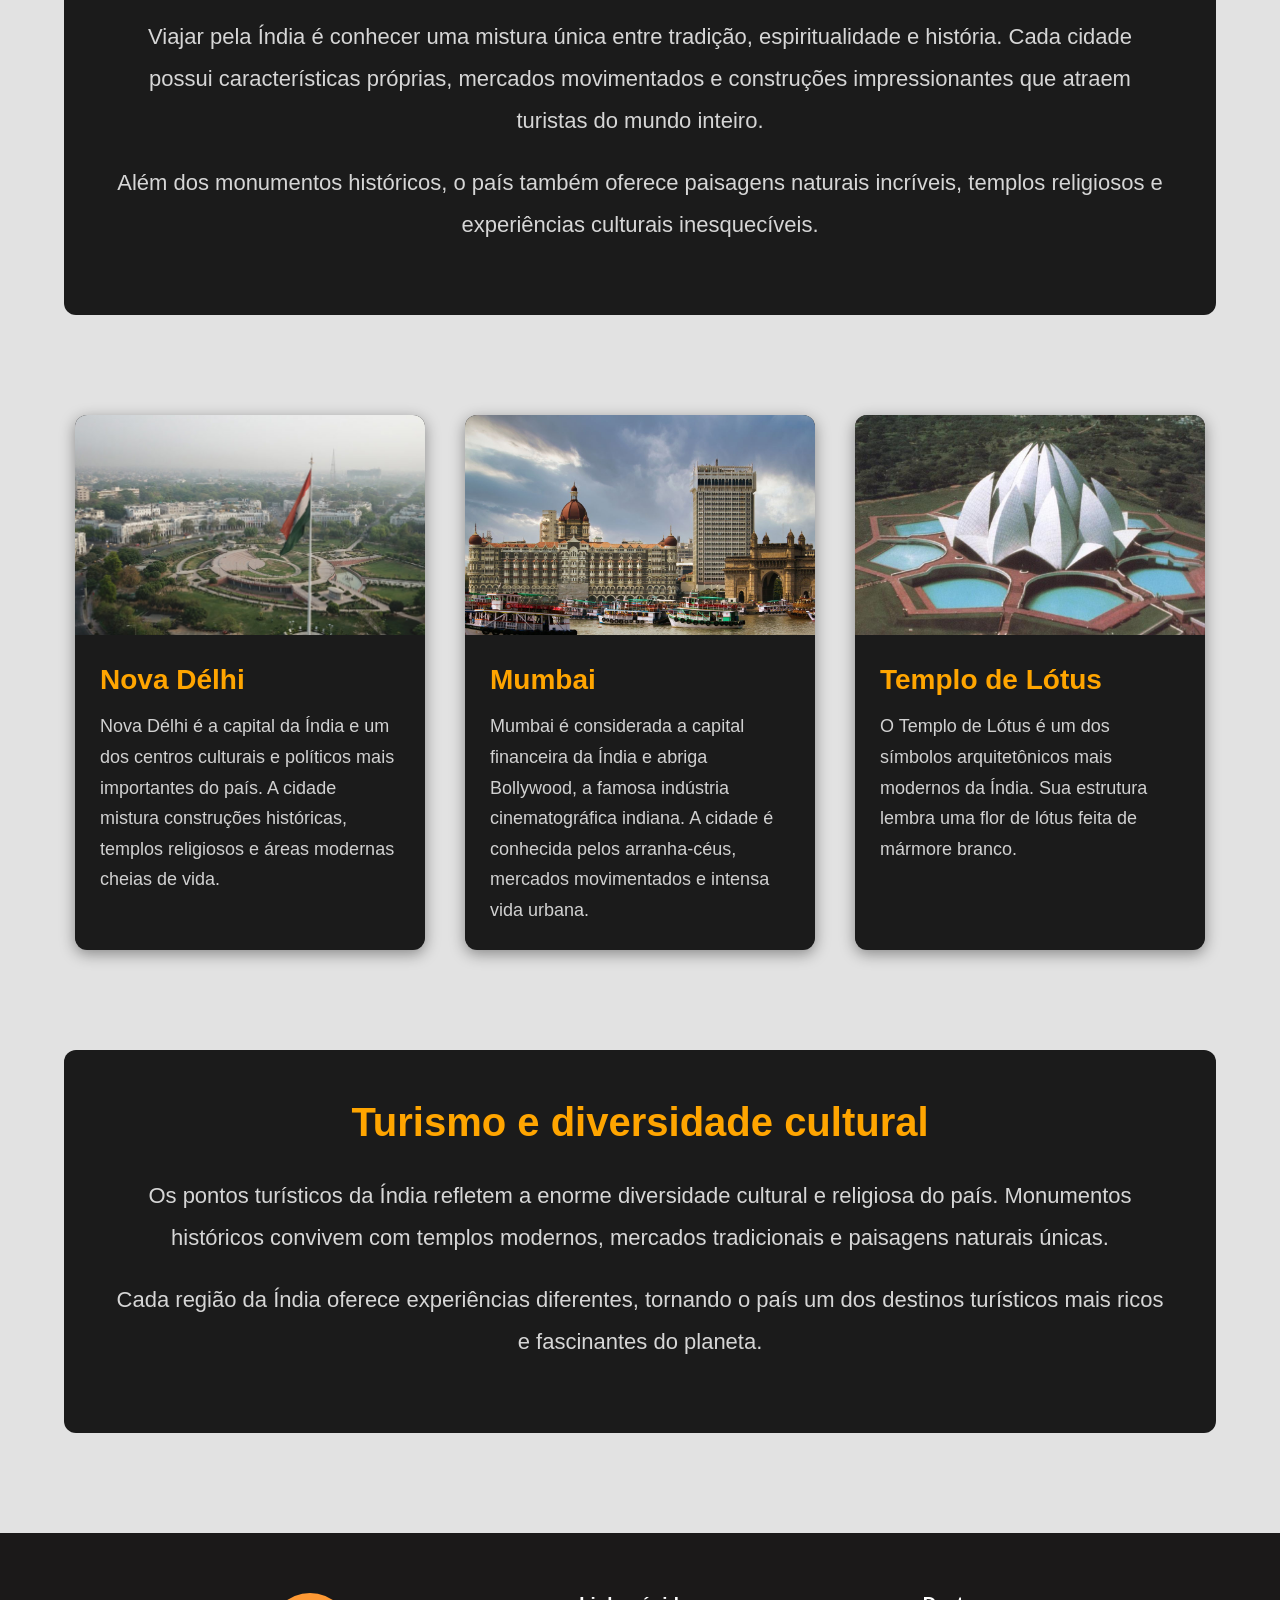
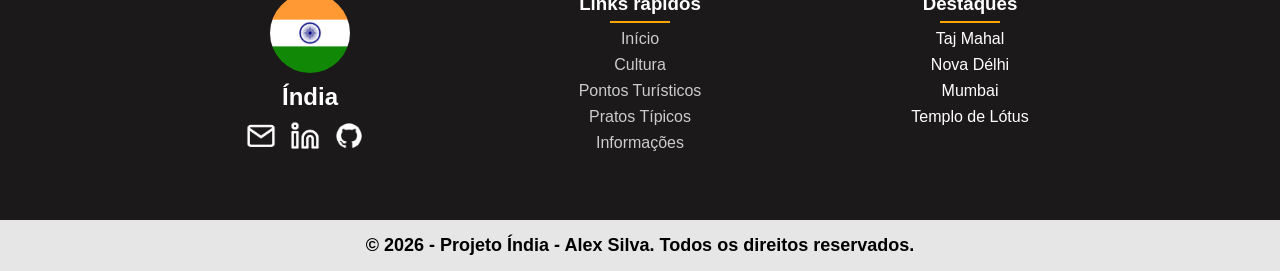
<file: pontos-turisticos.html>
<!DOCTYPE html>
<html lang="pt-br">
<head>
    <meta charset="UTF-8">
    <meta name="viewport" content="width=device-width, initial-scale=1.0">
    <title>Pontos Turísticos - Site da Índia</title>
    <link rel="stylesheet" href="styles/nav_footer.css">
    <link rel="stylesheet" href="styles/banner.css">
    <link rel="stylesheet" href="styles/style_padrao.css">
    <link rel="shortcut icon" href="multimidia/favicon-india.png" type="image/x-icon">
</head>
<body>
    <!-- ---------------------------------------------------------------------- NAV GENÉRICO PARA TODAS AS PÁGINAS ---------------------------------------------------------------------- -->
    <nav>
        <div class="logo">
            <a href="index.html"><img src="multimidia/indiaBandeira.jpg" alt="Logo do Site"></a>
            <a href="index.html"><p>Índia</p></a>
        </div>

        <ul>
            <li><a href="index.html">Início</a></li>
            <li><a href="cultura.html">Cultura</a></li>
            <li><a href="pontos-turisticos.html" class="ativo">Pontos Turísticos</a></li>
            <li><a href="pratos-tipicos.html">Pratos Típicos</a></li>
            <li><a href="informacoes.html">Informações</a></li>
        </ul>
    </nav>
    <!-- ----------------------------------------------------------------------               FIM               ---------------------------------------------------------------------- -->






    
    <main>

        <!-- ---------------------------------------------------------------------- BANNER PONTOS TURÍSTICOS ---------------------------------------------------------------------- -->
        <section class="page-banner turismo-banner">

            <div class="banner-overlay">

                <h1>Pontos Turísticos da Índia</h1>

                <p>
                    Explore monumentos históricos, templos sagrados
                    e paisagens impressionantes de um dos países
                    mais fascinantes do mundo.
                </p>

            </div>

        </section>
        <!-- ----------------------------------------------------------------------               FIM               ---------------------------------------------------------------------- -->


        <!-- ---------------------------------------------------------------------- INTRODUÇÃO ---------------------------------------------------------------------- -->
        <section class="content-section">

            <div class="section-title">

                <h2>Conheça os destinos mais famosos da Índia</h2>

                <p>
                    A Índia possui alguns dos monumentos mais impressionantes
                    do planeta. O país reúne templos históricos, fortalezas,
                    mercados tradicionais e construções consideradas patrimônios
                    mundiais da humanidade.
                </p>

            </div>

        </section>
        <!-- ----------------------------------------------------------------------               FIM               ---------------------------------------------------------------------- -->


        <!-- ---------------------------------------------------------------------- CARDS PONTOS TURÍSTICOS ---------------------------------------------------------------------- -->
        <section class="cards-container">

            <!-- Card 1 -->
            <div class="info-card">

                <img src="multimidia/tajmahal.jpg" alt="Taj Mahal">

                <div class="card-content">

                    <h3>Taj Mahal</h3>

                    <p>
                        O Taj Mahal é o monumento mais famoso da Índia
                        e uma das sete maravilhas do mundo. Construído
                        em mármore branco, foi criado pelo imperador
                        Shah Jahan em homenagem à sua esposa.
                    </p>

                </div>

            </div>


            <!-- Card 2 -->
            <div class="info-card">

                <img src="multimidia/forte-vermelho.jpg" alt="Forte Vermelho">

                <div class="card-content">

                    <h3>Forte Vermelho</h3>

                    <p>
                        O Forte Vermelho impressiona pelas enormes muralhas
                        avermelhadas e pela arquitetura histórica.
                        O local é considerado Patrimônio Mundial pela UNESCO
                        e está entre os pontos mais visitados da Índia.
                    </p>

                </div>

            </div>


            <!-- Card 3 -->
            <div class="info-card">

                <img src="multimidia/templo-akshardham.jpg" alt="Templo Akshardham">

                <div class="card-content">

                    <h3>Akshardham</h3>

                    <p>
                        O Akshardham é um dos maiores templos hindus
                        do mundo. Sua construção monumental reúne esculturas,
                        jardins e detalhes impressionantes da cultura indiana.
                    </p>

                </div>

            </div>

        </section>
        <!-- ----------------------------------------------------------------------               FIM               ---------------------------------------------------------------------- -->


        <!-- ---------------------------------------------------------------------- BLOCO TEXTO ---------------------------------------------------------------------- -->
        <section class="text-block">

            <div class="text-content">

                <h2>Uma experiência inesquecível</h2>

                <p>
                    Viajar pela Índia é conhecer uma mistura única entre
                    tradição, espiritualidade e história. Cada cidade possui
                    características próprias, mercados movimentados e construções
                    impressionantes que atraem turistas do mundo inteiro.
                </p>

                <p>
                    Além dos monumentos históricos, o país também oferece
                    paisagens naturais incríveis, templos religiosos e
                    experiências culturais inesquecíveis.
                </p>

            </div>

        </section>
        <!-- ----------------------------------------------------------------------               FIM               ---------------------------------------------------------------------- -->


        <!-- ---------------------------------------------------------------------- SEGUNDA SEÇÃO DE CARDS ---------------------------------------------------------------------- -->
        <section class="cards-container">

            <!-- Card 4 -->
            <div class="info-card">

                <img src="multimidia/nova-delhi.jpg" alt="Nova Délhi">

                <div class="card-content">

                    <h3>Nova Délhi</h3>

                    <p>
                        Nova Délhi é a capital da Índia e um dos centros
                        culturais e políticos mais importantes do país.
                        A cidade mistura construções históricas,
                        templos religiosos e áreas modernas cheias de vida.
                    </p>

                </div>

            </div>


            <!-- Card 5 -->
            <div class="info-card">

                <img src="multimidia/mumbai.jpg" alt="Mumbai">

                <div class="card-content">

                    <h3>Mumbai</h3>

                    <p>
                        Mumbai é considerada a capital financeira da Índia
                        e abriga Bollywood, a famosa indústria cinematográfica
                        indiana. A cidade é conhecida pelos arranha-céus,
                        mercados movimentados e intensa vida urbana.
                    </p>

                </div>

            </div>


            <!-- Card 6 -->
            <div class="info-card">

                <img src="multimidia/templo-lotus.jpg" alt="Templo de Lotus">

                <div class="card-content">

                    <h3>Templo de Lótus</h3>

                    <p>
                        O Templo de Lótus é um dos símbolos
                        arquitetônicos mais modernos da Índia.
                        Sua estrutura lembra uma flor de lótus
                        feita de mármore branco.
                    </p>

                </div>

            </div>

        </section>
        <!-- ----------------------------------------------------------------------               FIM               ---------------------------------------------------------------------- -->

        <!-- ---------------------------------------------------------------------- BLOCO FINAL ---------------------------------------------------------------------- -->
        <section class="text-block">

            <div class="text-content">

                <h2>Turismo e diversidade cultural</h2>

                <p>
                    Os pontos turísticos da Índia refletem a enorme
                    diversidade cultural e religiosa do país.
                    Monumentos históricos convivem com templos modernos,
                    mercados tradicionais e paisagens naturais únicas.
                </p>

                <p>
                    Cada região da Índia oferece experiências diferentes,
                    tornando o país um dos destinos turísticos mais ricos
                    e fascinantes do planeta.
                </p>

            </div>

        </section>
        <!-- ----------------------------------------------------------------------               FIM               ---------------------------------------------------------------------- -->

    </main>






    
    <!-- ---------------------------------------------------------------------- FOOTER GENÉRICO PARA TODAS AS PÁGINAS ---------------------------------------------------------------------- -->
    <footer>
        <div class="footer-container">

            <!-- Coluna 1 -->
            <div class="footer-col">
                <img src="multimidia/indiaBandeira.jpg" alt="Logo" class="img-bandeira">
                <h2>Índia</h2>
                <div class="social">
                    <a href="mailto:alexwilliamgomessilva168@gmail.com"><img src="multimidia/iconEmail.png" alt="ícone do Email"></a>
                    <a href="https://www.linkedin.com/in/alex-silva-a758a6317/" target="_blank"><img src="multimidia/iconLinkedin.png" alt="ícone do linkedin"></a>
                    <a href="https://github.com/AlexWilliamSilva" target="_blank"><img src="multimidia/github_icon.png" alt="ícone do Github"></a>
                </div>
            </div>

            <!-- Coluna 2 -->
            <div class="footer-col">
                <h3>Links rápidos</h3>
                <ul>
                    <li><a href="index.html">Início</a></li>
                    <li><a href="cultura.html">Cultura</a></li>
                    <li><a href="pontos-turisticos.html">Pontos Turísticos</a></li>
                    <li><a href="pratos-tipicos.html">Pratos Típicos</a></li>
                    <li><a href="informacoes.html">Informações</a></li>
                </ul>
            </div>

            <!-- Coluna 3 -->
            <div class="footer-col">
                <h3>Destaques</h3>
                <ul>
                    <li>Taj Mahal</li>
                    <li>Nova Délhi</li>
                    <li>Mumbai</li>
                    <li>Templo de Lótus</li>
                </ul>
            </div>

        </div>

        <!-- Copyright -->
        <div class="copyright">
            <p>© 2026 - Projeto Índia - Alex Silva. Todos os direitos reservados.</p>
        </div>
    </footer>
    <!-- ----------------------------------------------------------------------               FIM               ---------------------------------------------------------------------- -->
    
</body>
</html>
</file>
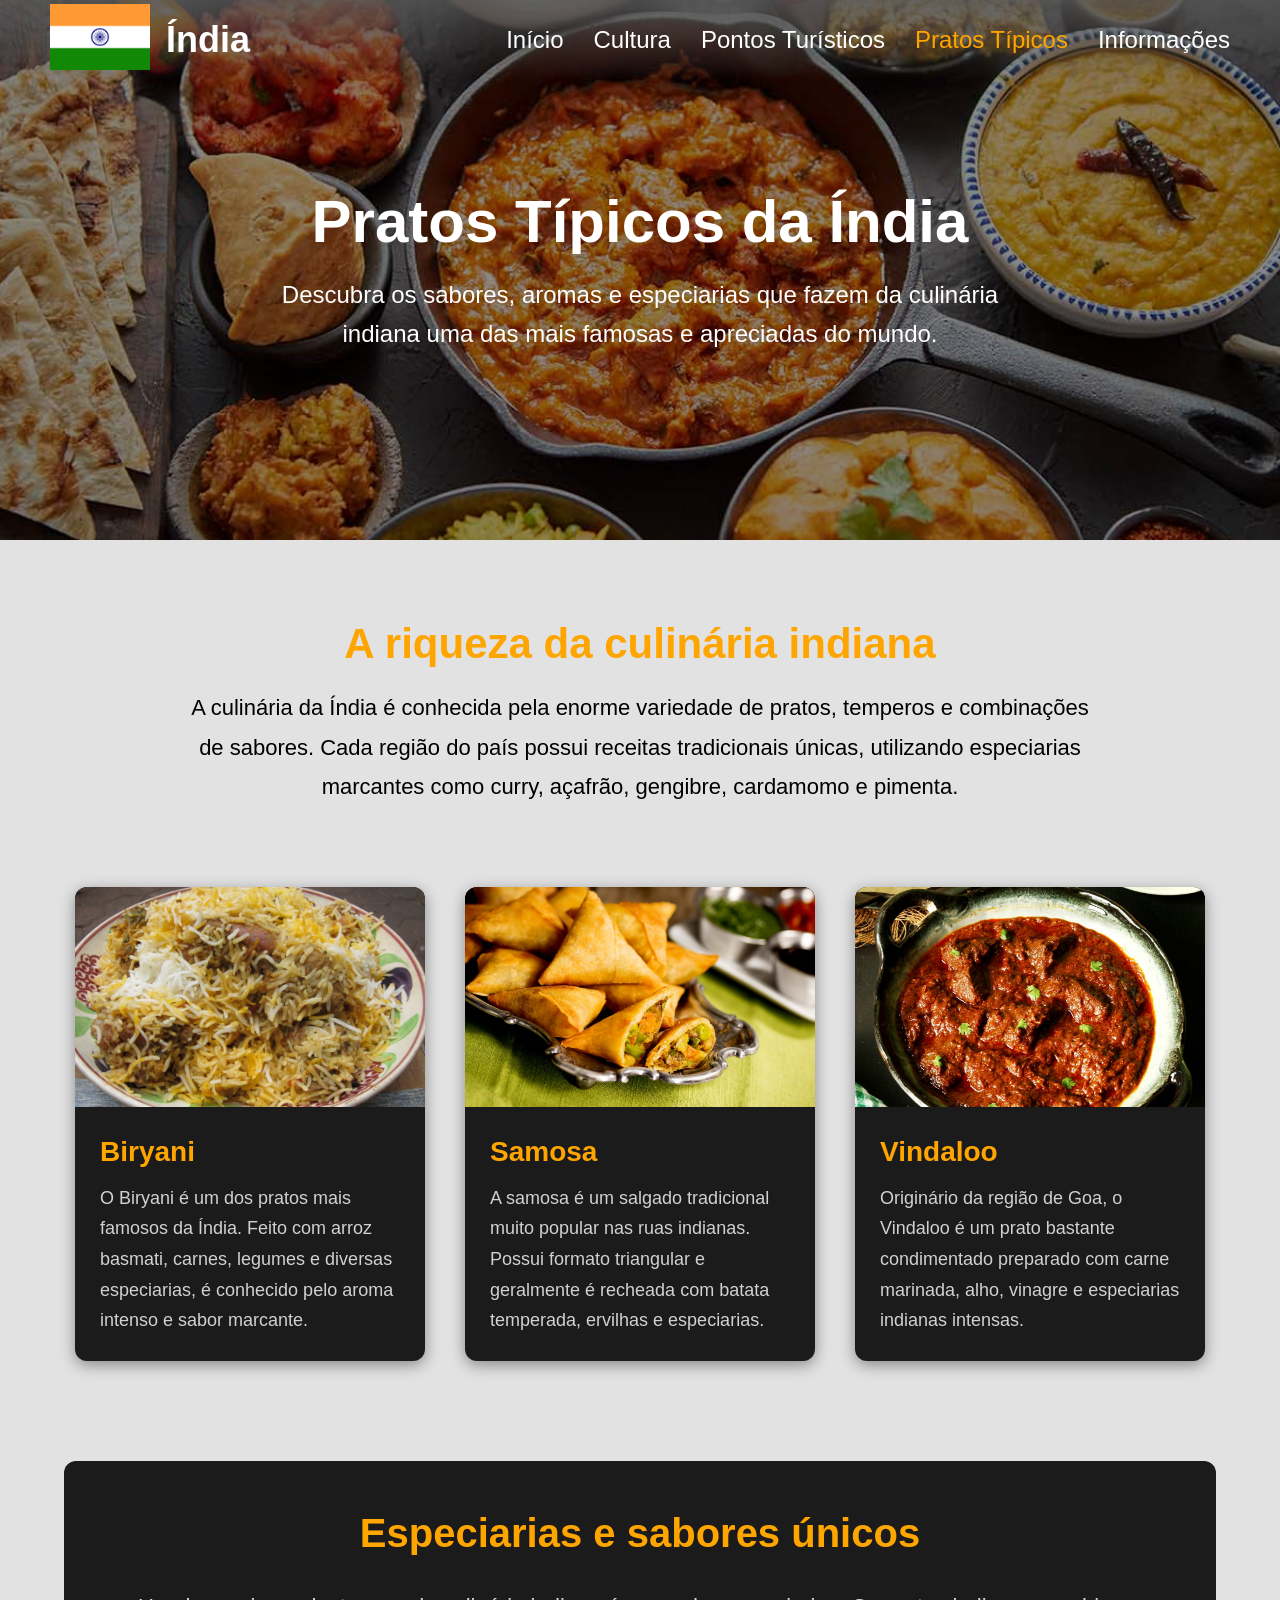
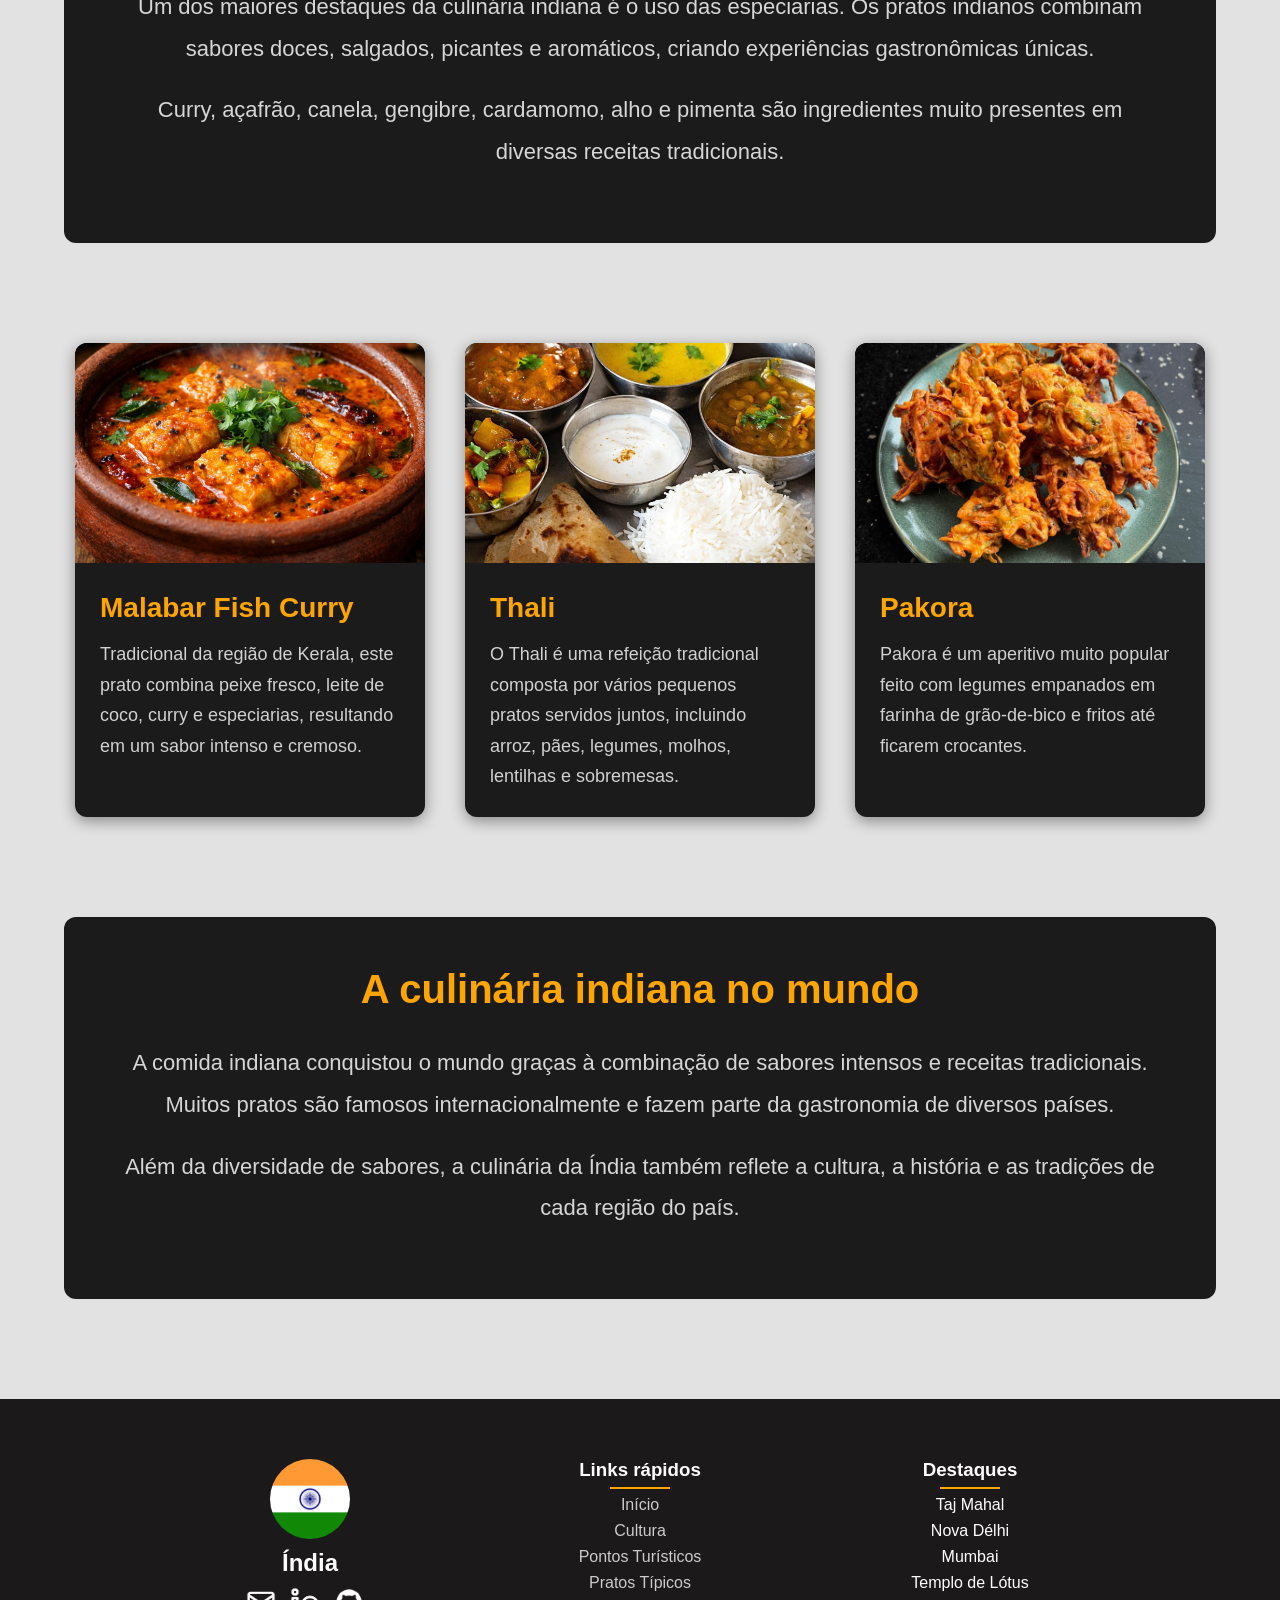
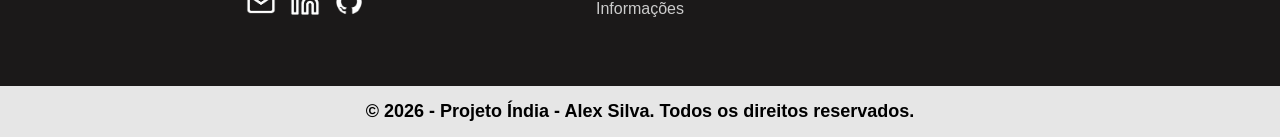
<file: pratos-tipicos.html>
<!DOCTYPE html>
<html lang="pt-br">
<head>
    <meta charset="UTF-8">
    <meta name="viewport" content="width=device-width, initial-scale=1.0">
    <title>Pratos Típicos - Site da Índia</title>
    <link rel="stylesheet" href="styles/nav_footer.css">
    <link rel="stylesheet" href="styles/banner.css">
    <link rel="stylesheet" href="styles/style_padrao.css">
    <link rel="shortcut icon" href="multimidia/favicon-india.png" type="image/x-icon">
</head>
<body>
    <!-- ---------------------------------------------------------------------- NAV GENÉRICO PARA TODAS AS PÁGINAS ---------------------------------------------------------------------- -->
    <nav>
        <div class="logo">
            <a href="index.html"><img src="multimidia/indiaBandeira.jpg" alt="Logo do Site"></a>
            <a href="index.html"><p>Índia</p></a>
        </div>

        <ul>
            <li><a href="index.html">Início</a></li>
            <li><a href="cultura.html">Cultura</a></li>
            <li><a href="pontos-turisticos.html">Pontos Turísticos</a></li>
            <li><a href="pratos-tipicos.html" class="ativo">Pratos Típicos</a></li>
            <li><a href="informacoes.html">Informações</a></li>
        </ul>
    </nav>
    <!-- ----------------------------------------------------------------------               FIM               ---------------------------------------------------------------------- -->






    
    <main>

        <!-- ---------------------------------------------------------------------- BANNER PRATOS TÍPICOS ---------------------------------------------------------------------- -->
        <section class="page-banner pratos-banner">

            <div class="banner-overlay">

                <h1>Pratos Típicos da Índia</h1>

                <p>
                    Descubra os sabores, aromas e especiarias
                    que fazem da culinária indiana uma das
                    mais famosas e apreciadas do mundo.
                </p>

            </div>

        </section>
        <!-- ----------------------------------------------------------------------               FIM               ---------------------------------------------------------------------- -->


        <!-- ---------------------------------------------------------------------- INTRODUÇÃO ---------------------------------------------------------------------- -->
        <section class="content-section">

            <div class="section-title">

                <h2>A riqueza da culinária indiana</h2>

                <p>
                    A culinária da Índia é conhecida pela enorme variedade
                    de pratos, temperos e combinações de sabores.
                    Cada região do país possui receitas tradicionais únicas,
                    utilizando especiarias marcantes como curry, açafrão,
                    gengibre, cardamomo e pimenta.
                </p>

            </div>

        </section>
        <!-- ----------------------------------------------------------------------               FIM               ---------------------------------------------------------------------- -->


        <!-- ---------------------------------------------------------------------- CARDS PRATOS TÍPICOS ---------------------------------------------------------------------- -->
        <section class="cards-container">

            <!-- Card 1 -->
            <div class="info-card">

                <img src="multimidia/biryani.jpg" alt="Biryani">

                <div class="card-content">

                    <h3>Biryani</h3>

                    <p>
                        O Biryani é um dos pratos mais famosos da Índia.
                        Feito com arroz basmati, carnes, legumes e diversas
                        especiarias, é conhecido pelo aroma intenso e sabor marcante.
                    </p>

                </div>

            </div>


            <!-- Card 2 -->
            <div class="info-card">

                <img src="multimidia/samosa.jpg" alt="Samosa">

                <div class="card-content">

                    <h3>Samosa</h3>

                    <p>
                        A samosa é um salgado tradicional muito popular
                        nas ruas indianas. Possui formato triangular
                        e geralmente é recheada com batata temperada,
                        ervilhas e especiarias.
                    </p>

                </div>

            </div>


            <!-- Card 3 -->
            <div class="info-card">

                <img src="multimidia/vindaloo.jpg" alt="Vindaloo">

                <div class="card-content">

                    <h3>Vindaloo</h3>

                    <p>
                        Originário da região de Goa, o Vindaloo é um prato
                        bastante condimentado preparado com carne marinada,
                        alho, vinagre e especiarias indianas intensas.
                    </p>

                </div>

            </div>

        </section>
        <!-- ----------------------------------------------------------------------               FIM               ---------------------------------------------------------------------- -->


        <!-- ---------------------------------------------------------------------- BLOCO TEXTO ---------------------------------------------------------------------- -->
        <section class="text-block">

            <div class="text-content">

                <h2>Especiarias e sabores únicos</h2>

                <p>
                    Um dos maiores destaques da culinária indiana
                    é o uso das especiarias. Os pratos indianos
                    combinam sabores doces, salgados, picantes e aromáticos,
                    criando experiências gastronômicas únicas.
                </p>

                <p>
                    Curry, açafrão, canela, gengibre, cardamomo,
                    alho e pimenta são ingredientes muito presentes
                    em diversas receitas tradicionais.
                </p>

            </div>

        </section>
        <!-- ----------------------------------------------------------------------               FIM               ---------------------------------------------------------------------- -->


        <!-- ---------------------------------------------------------------------- SEGUNDA SEÇÃO DE CARDS ---------------------------------------------------------------------- -->
        <section class="cards-container">

            <!-- Card 4 -->
            <div class="info-card">

                <img src="multimidia/malabar-curry.jpg" alt="Malabar Fish Curry">

                <div class="card-content">

                    <h3>Malabar Fish Curry</h3>

                    <p>
                        Tradicional da região de Kerala,
                        este prato combina peixe fresco,
                        leite de coco, curry e especiarias,
                        resultando em um sabor intenso e cremoso.
                    </p>

                </div>

            </div>


            <!-- Card 5 -->
            <div class="info-card">

                <img src="multimidia/thali.jpg" alt="Thali">

                <div class="card-content">

                    <h3>Thali</h3>

                    <p>
                        O Thali é uma refeição tradicional composta
                        por vários pequenos pratos servidos juntos,
                        incluindo arroz, pães, legumes, molhos,
                        lentilhas e sobremesas.
                    </p>

                </div>

            </div>


            <!-- Card 6 -->
            <div class="info-card">

                <img src="multimidia/pakora.jpg" alt="Pakora">

                <div class="card-content">

                    <h3>Pakora</h3>

                    <p>
                        Pakora é um aperitivo muito popular feito
                        com legumes empanados em farinha de grão-de-bico
                        e fritos até ficarem crocantes.
                    </p>

                </div>

            </div>

        </section>
        <!-- ----------------------------------------------------------------------               FIM               ---------------------------------------------------------------------- -->


        <!-- ---------------------------------------------------------------------- BLOCO FINAL ---------------------------------------------------------------------- -->
        <section class="text-block">

            <div class="text-content">

                <h2>A culinária indiana no mundo</h2>

                <p>
                    A comida indiana conquistou o mundo graças
                    à combinação de sabores intensos e receitas tradicionais.
                    Muitos pratos são famosos internacionalmente e fazem parte
                    da gastronomia de diversos países.
                </p>

                <p>
                    Além da diversidade de sabores, a culinária da Índia
                    também reflete a cultura, a história e as tradições
                    de cada região do país.
                </p>

            </div>

        </section>
        <!-- ----------------------------------------------------------------------               FIM               ---------------------------------------------------------------------- -->

    </main>






    
    <!-- ---------------------------------------------------------------------- FOOTER GENÉRICO PARA TODAS AS PÁGINAS ---------------------------------------------------------------------- -->
    <footer>
        <div class="footer-container">

            <!-- Coluna 1 -->
            <div class="footer-col">
                <img src="multimidia/indiaBandeira.jpg" alt="Logo" class="img-bandeira">
                <h2>Índia</h2>
                <div class="social">
                    <a href="mailto:alexwilliamgomessilva168@gmail.com"><img src="multimidia/iconEmail.png" alt="ícone do Email"></a>
                    <a href="https://www.linkedin.com/in/alex-silva-a758a6317/" target="_blank"><img src="multimidia/iconLinkedin.png" alt="ícone do linkedin"></a>
                    <a href="https://github.com/AlexWilliamSilva" target="_blank"><img src="multimidia/github_icon.png" alt="ícone do Github"></a>
                </div>
            </div>

            <!-- Coluna 2 -->
            <div class="footer-col">
                <h3>Links rápidos</h3>
                <ul>
                    <li><a href="index.html">Início</a></li>
                    <li><a href="cultura.html">Cultura</a></li>
                    <li><a href="pontos-turisticos.html">Pontos Turísticos</a></li>
                    <li><a href="pratos-tipicos.html">Pratos Típicos</a></li>
                    <li><a href="informacoes.html">Informações</a></li>
                </ul>
            </div>

            <!-- Coluna 3 -->
            <div class="footer-col">
                <h3>Destaques</h3>
                <ul>
                    <li>Taj Mahal</li>
                    <li>Nova Délhi</li>
                    <li>Mumbai</li>
                    <li>Templo de Lótus</li>
                </ul>
            </div>

        </div>

        <!-- Copyright -->
        <div class="copyright">
            <p>© 2026 - Projeto Índia - Alex Silva. Todos os direitos reservados.</p>
        </div>
    </footer>
    <!-- ----------------------------------------------------------------------               FIM               ---------------------------------------------------------------------- -->
    
</body>
</html>
</file>
<file: styles/nav_footer.css>
/* ---------------------------------------------------------------------- COMUM EM TODAS AS PÁGINAS ---------------------------------------------------------------------- */
* {
    margin: 0;
    padding: 0;
    box-sizing: border-box;
    font-family: Arial, Helvetica, sans-serif;
}

/* ---------------------------------------------------------------------- ESTILOS PARA O NAV ---------------------------------------------------------------------- */
nav {
    height: 80px;
    display: flex;
    justify-content: space-between;
    align-items: center;
    padding: 10px 50px;
    background: linear-gradient(to bottom, rgba(90, 90, 90, 0.8), transparent);
    /* Nav fixado no topo da página */
    position: fixed;
    width: 100%;
    top: 0;
    z-index: 1000;
}

/* Logo */
.logo {
    display: flex;
    align-items: center;
    gap: 16px;
    cursor: pointer;
}

.logo img {
    width: 100px;
    height: 100%;
}

.logo p {
    font-size: 36px;
    font-weight: bold;
    color: #ffffff;
}

/* Menu do nav */
nav ul {
    list-style: none;
    display: flex;
    gap: 30px;
}

nav li {
    display: inline;
}

nav a {
    text-decoration: none;
    color: #ffffff;
    font-size: 24px;
    font-weight: 500;
    position: relative;
    transition: 0.3s;
}

/* Efeito do Hover */
nav ul li a::after {
    content: "";
    width: 0%;
    height: 2px;
    background: orange;
    position: absolute;
    left: 0;
    bottom: -5px;
    transition: 0.3s;
}

nav ul li a:hover::after {
    width: 100%;
}

/* Link Ativo */
nav a.ativo {
    color: orange;
}

/* ---------------------------------------------------------------------- ESTILOS PARA O FOOTER ---------------------------------------------------------------------- */
footer {
    background-color: #1B1919;
    color: #fff;
    margin-top: 0;
}

/* Container */
.footer-container {
    display: flex;
    justify-content: center;
    flex-wrap: wrap;
    padding: 60px 40px;
    gap: 80px;
}


/* Logo */
.footer-col {
    flex: 0 1 250px;
    text-align: center;
}

.footer-col .img-bandeira {
    width: 80px;
    height: 80px;
    border-radius: 50%;
    object-fit: cover;
    margin-bottom: 10px;
}

.footer-col:first-child {
    display: flex;
    flex-direction: column;
    align-items: center; 
    text-align: center;
}

.footer-col h2 {
    margin-bottom: 10px;
}

/* Títulos */
.footer-col h3 {
    margin-bottom: 15px;
    position: relative;
    display: inline-block; 
}

.footer-col h3::after {
    content: "";
    width: 60px;
    height: 2px;
    background: orange;
    position: absolute;
    left: 50%;
    transform: translateX(-50%); 
    bottom: -8px; 
}

/* Listas */
.footer-col ul {
    list-style: none;
}

.footer-col ul li {
    margin-bottom: 8px;
}

.footer-col ul li a {
    text-decoration: none;
    color: #ccc;
    transition: 0.3s;
}

.footer-col ul li a:hover {
    color: orange;
}

/* Contatos */
.social img {
    width: 30px;
}

.social a {
    margin-right: 10px;
    font-size: 20px;
    text-decoration: none;
    transition: 0.3s;
}

.social a:hover {
    color: orange;
}

/* Copyright */
.copyright {
    background: #e6e6e6;
    color: #000;
    text-align: center;
    padding: 15px;
    font-size: 18px;
    font-weight: bold;
}
</file>
<file: styles/style_index.css>
/* ---------------------------------------------------------------------- ESTILOS PARA O MAIN DA PÁGINA INDEX ---------------------------------------------------------------------- */

main {
    padding-top: 80px;
    min-height: 100vh;
    background-image: url("../multimidia/imgfundoindia.jpg");
    background-size: cover;       
    background-position: center;  
    background-repeat: no-repeat;
    position: relative;
    font-family: Arial, Helvetica, sans-serif;
}

.hero {
    height: 100%;
    display: flex;
    justify-content: center;
    align-items: center;
    position: relative;
}

.hero::before {
    content: "";
    position: absolute;
    inset: 0;
    background: linear-gradient(
        to right,
        rgba(0,0,0,0.2),
        rgba(0,0,0,0.7)
    );

    z-index: 1;
}

.hero-card {
    width: 70%;
    height: 500px;
    
    background-image: url("../multimidia/imgfundoindia.jpg");
    background-size: cover;
    background-position: center;

    display: flex;
    flex-direction: column;
    justify-content: center;
    align-items: center;

    text-align: center;
    color: white;

    position: relative;
    overflow: hidden;

    z-index: 2;
}

.hero-card::before {
    content: "";
    position: absolute;
    inset: 0;
    background: rgba(0,0,0,0.4);
}

.hero-card h1,
.hero-card a {
    position: relative;
    z-index: 2;
}

.hero-card h1 {
    font-size: 32px;
    max-width: 700px;
    margin-bottom: 30px;
}

 .hero-card a {
    background: orange;
    text-decoration: none;
    border: none;
    padding: 18px 36px;
    font-size: 26px;
    color: white;
    border-radius: 6px;
    cursor: pointer;
    transition: 0.3s;
    position: absolute;
    bottom: 30px;
    right: 30px;
}

.hero-card a:hover {
    background: #cc8400;
    transform: scale(1.05);
}

/* ---------------------------------------------------------------------- SEÇÃO SOBRE A ÍNDIA NO INDEX ---------------------------------------------------------------------- */

.sobre-india {
    background: #e2e2e2;
    padding: 100px 80px;
    text-align: center;
}

.sobre-india h2 {
    font-size: 42px;
    margin-bottom: 20px;
}

.descricao {
    max-width: 800px;
    margin: 0 auto 60px auto;
    font-size: 20px;
    color: #000000;
    line-height: 1.6;
}

.cards {
    display: flex;
    justify-content: center;
    gap: 40px;
    flex-wrap: wrap;
}

.card {
    width: 350px;
    background: #1e1e1e;
    border-radius: 12px;
    overflow: hidden;
    transition: 0.3s;
    box-shadow: 0 5px 20px rgba(0,0,0,0.4);
}

.card:hover {
    transform: translateY(-10px);
}

.card img {
    width: 100%;
    height: 220px;
    object-fit: cover;
}

.card-content {
    padding: 25px;
}

.card-content h3 {
    font-size: 28px;
    margin-bottom: 15px;
    color: rgb(255, 255, 255);
}

.card-content p {
    color: #ccc;
    line-height: 1.6;
    margin-bottom: 25px;
}

.card-content a {
    display: inline-block;
    text-decoration: none;
    background: orange;
    color: white;
    padding: 12px 24px;
    border-radius: 6px;
    transition: 0.3s;
}

.card-content a:hover {
    background: #cc8400;
}
</file>
<file: styles/banner.css>
/* ---------------------------------------------------------------------- BANNER GERAL PARA TODAS AS PÁGINAS ---------------------------------------------------------------------- */
body {
    background: #e2e2e2;
}

.page-banner {
    height: 540px;
    background-size: cover;
    background-position: center;
    position: relative;
    display: flex;
    justify-content: center;
    align-items: center;
}

.banner-overlay {
    width: 100%;
    height: 100%;
    background: rgba(0,0,0,0.45);
    display: flex;
    flex-direction: column;
    justify-content: center;
    align-items: center;
    text-align: center;
    color: white;
    padding: 20px;
}

.banner-overlay h1 {
    font-size: 60px;
    margin-bottom: 20px;
}

.banner-overlay p {
    font-size: 24px;
    max-width: 800px;
    line-height: 1.6;
}

/* ---------------------------------------------------------------------- IMAGENS DOS BANNERS DAS PÁGINAS CULTURA, PRATOS, PONTOS E INFORMAÇÕES ---------------------------------------------------------------------- */

.cultura-banner {
    background-image: url("../multimidia/cultura-india-banner.jpg");
}

.turismo-banner {
    background-image: url("../multimidia/pontos-turisticos-banner.jpg");
}

.pratos-banner {
    background-image: url("../multimidia/pratos-tipicos-banner.jpg");
}

.info-banner {
    background-image: url("../multimidia/informacoes-banner.jpg");
}

.historia-banner {
    background-image: url("../multimidia/");
}
</file>
<file: styles/style_padrao.css>
/* ---------------------------------------------------------------------- CONFIGURAÇÃO GERAL ---------------------------------------------------------------------- */

body {
    background: #e2e2e2;
    color: white;
}

/* ---------------------------------------------------------------------- SEÇÃO INTRODUÇÃO ---------------------------------------------------------------------- */

.content-section {
    width: 90%;
    margin: 80px auto;
    text-align: center;
}

.section-title h2 {
    font-size: 42px;
    margin-bottom: 20px;
    color: orange;
}

.section-title p {
    font-size: 22px;
    line-height: 1.8;
    color: #000000;
    max-width: 900px;
    margin: 0 auto;
}

/* ---------------------------------------------------------------------- CARDS ---------------------------------------------------------------------- */

.cards-container {
    width: 90%;
    margin: 80px auto;
    display: flex;
    justify-content: center;
    gap: 40px;
    flex-wrap: wrap;
}

.info-card {
    width: 350px;
    background: #1b1b1b;
    border-radius: 12px;
    overflow: hidden;

    transition: 0.3s;
    box-shadow: 0 4px 15px rgba(0,0,0,0.4);
}

.info-card:hover {
    transform: translateY(-10px);
}

.info-card img {
    width: 100%;
    height: 220px;
    object-fit: cover;
}

.card-content {
    padding: 25px;
}

.card-content h3 {
    font-size: 28px;
    margin-bottom: 15px;
    color: orange;
}

.card-content p {
    font-size: 18px;
    line-height: 1.7;
    color: #d1d1d1;
}

/* ---------------------------------------------------------------------- BLOCO DE TEXTO ---------------------------------------------------------------------- */

.text-block {
    width: 90%;
    margin: 100px auto;
}

.text-content {
    background: #1b1b1b;
    padding: 50px;
    border-radius: 12px;
    text-align: center;
}

.text-content h2 {
    font-size: 40px;
    margin-bottom: 30px;
    color: orange;
}

.text-content p {
    font-size: 22px;
    line-height: 1.9;
    color: #d6d6d6;
    margin-bottom: 20px;
}

/* ---------------------------------------------------------------------- BLOCO RIO GANGES ---------------------------------------------------------------------- */

.ganges-section {
    width: 90%;
    margin: 100px auto;
    background: #1b1b1b;
    border-radius: 18px;
    overflow: hidden;
}

.ganges-container {
    display: flex;
    align-items: center;
    gap: 50px;
    padding: 50px;
}

/* IMAGEM */
.ganges-image {
    width: 45%;
}

.ganges-image img {
    width: 100%;
    height: 650px;
    object-fit: cover;
    border-radius: 14px;
    display: block;
}

/* TEXTO */
.ganges-content {
    width: 55%;
}

.ganges-content h2 {
    font-size: 48px;
    color: orange;
    margin-bottom: 30px;
    line-height: 1.2;
}

.ganges-content p {
    font-size: 22px;
    line-height: 2;
    color: #e2e2e2;
    margin-bottom: 25px;
    text-align: justify;
}

.ganges-content strong {
    color: orange;
}
</file>
<file: styles/informacoes.css>
/* ---------------------------------------------------------------------- CONFIGURAÇÃO GERAL ---------------------------------------------------------------------- */

body {
    color: #222;
    font-family: Arial, Helvetica, sans-serif;
}

/* ---------------------------------------------------------------------- INTRODUÇÃO ---------------------------------------------------------------------- */

.info-intro {
    padding: 80px 10%;
}

.intro-container {
    max-width: 1100px;
    margin: auto;
    text-align: center;
}

.intro-container h2 {
    font-size: 42px;
    color: #ff8800;
    margin-bottom: 30px;
}

.intro-container p {
    font-size: 22px;
    line-height: 1.9;
    margin-bottom: 20px;
}

/* ---------------------------------------------------------------------- TABELA DE INFORMAÇÕES ---------------------------------------------------------------------- */

.info-table-section {
    width: 80%;
    margin: 80px auto;
}

.info-table-section h2 {
    text-align: center;
    font-size: 42px;
    color: #ff8800;
    margin-bottom: 40px;
}

.info-table {
    width: 100%;
    border-collapse: collapse;
    background: #111;
    border-radius: 12px;
    overflow: hidden;
    box-shadow: 0 4px 12px rgba(0,0,0,0.15);
}

/* COLUNAS */
.info-table th {
    background: #ff8800;
    color: white;
    padding: 22px;
    font-size: 24px;
    text-align: left;
}

/* LINHAS */
.info-table td {
    padding: 20px;
    font-size: 20px;
    color: white;
    border-bottom: 1px solid rgba(255,255,255,0.1);
}

/* EFEITO */
.info-table tr:hover {
    background: rgba(170, 91, 0, 0.12);
    transition: 0.3s;
}


/* ---------------------------------------------------------------------- TEXTO ---------------------------------------------------------------------- */

.text-section {
    padding: 80px 10%;
}

.text-container {
    background: #1b1b1b;
    padding: 50px;
    border-radius: 12px;
    box-shadow: 0 4px 12px rgba(0,0,0,0.08);
}

.text-container h2 {
    color: #ff8800;
    margin-bottom: 30px;
    font-size: 40px;
}

.text-container p {
    font-size: 22px;
    line-height: 1.9;
    margin-bottom: 20px;
    color: #fff;
}

/* ---------------------------------------------------------------------- DESTAQUE ---------------------------------------------------------------------- */

.info-highlight {
    width: 90%;
    margin: 80px auto;
    display: flex;
    align-items: center;
    gap: 50px;
    flex-wrap: wrap;
}

.highlight-iframe {
    flex: 1;
}

.highlight-iframe iframe {
    width: 100%;
    border-radius: 12px;
}

.highlight-text {
    flex: 1;
}

.highlight-text h2 {
    color: #ff8800;
    font-size: 40px;
    margin-bottom: 25px;
}

.highlight-text p {
    font-size: 22px;
    line-height: 1.8;
    margin-bottom: 20px;
}

/* ---------------------------------------------------------------------- CURIOSIDADES ---------------------------------------------------------------------- */

.curiosidade-section {
    width: 80%;
    margin: 80px auto;
    background: #1b1b1b;
    padding: 50px;
    border-radius: 12px;
    box-shadow: 0 4px 12px rgba(0,0,0,0.08);
}

.curiosidade-section h2 {
    text-align: center;
    color: #ff8800;
    margin-bottom: 40px;
    font-size: 40px;
}

.curiosidade-section ul {
    padding-left: 30px;
}

.curiosidade-section li {
    font-size: 22px;
    margin-bottom: 20px;
    line-height: 1.8;
    color: #fff;
}
</file>
